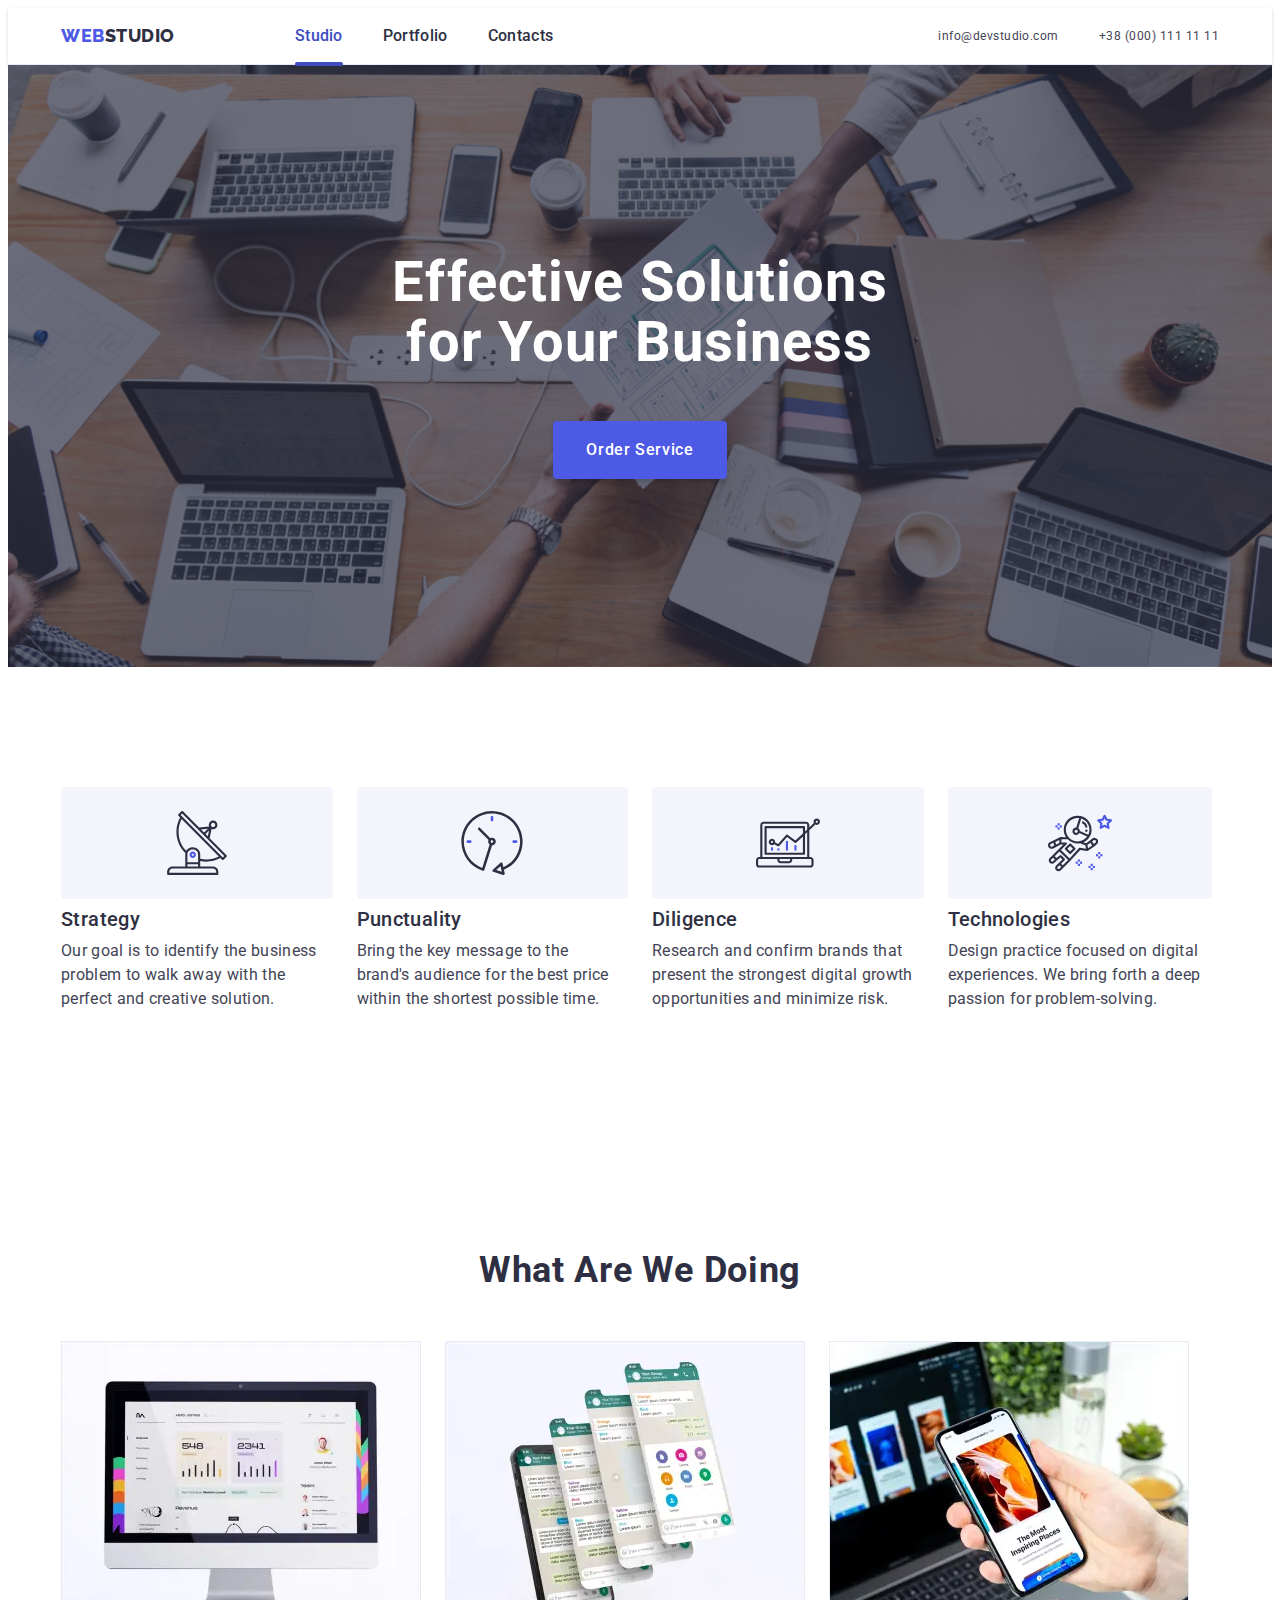
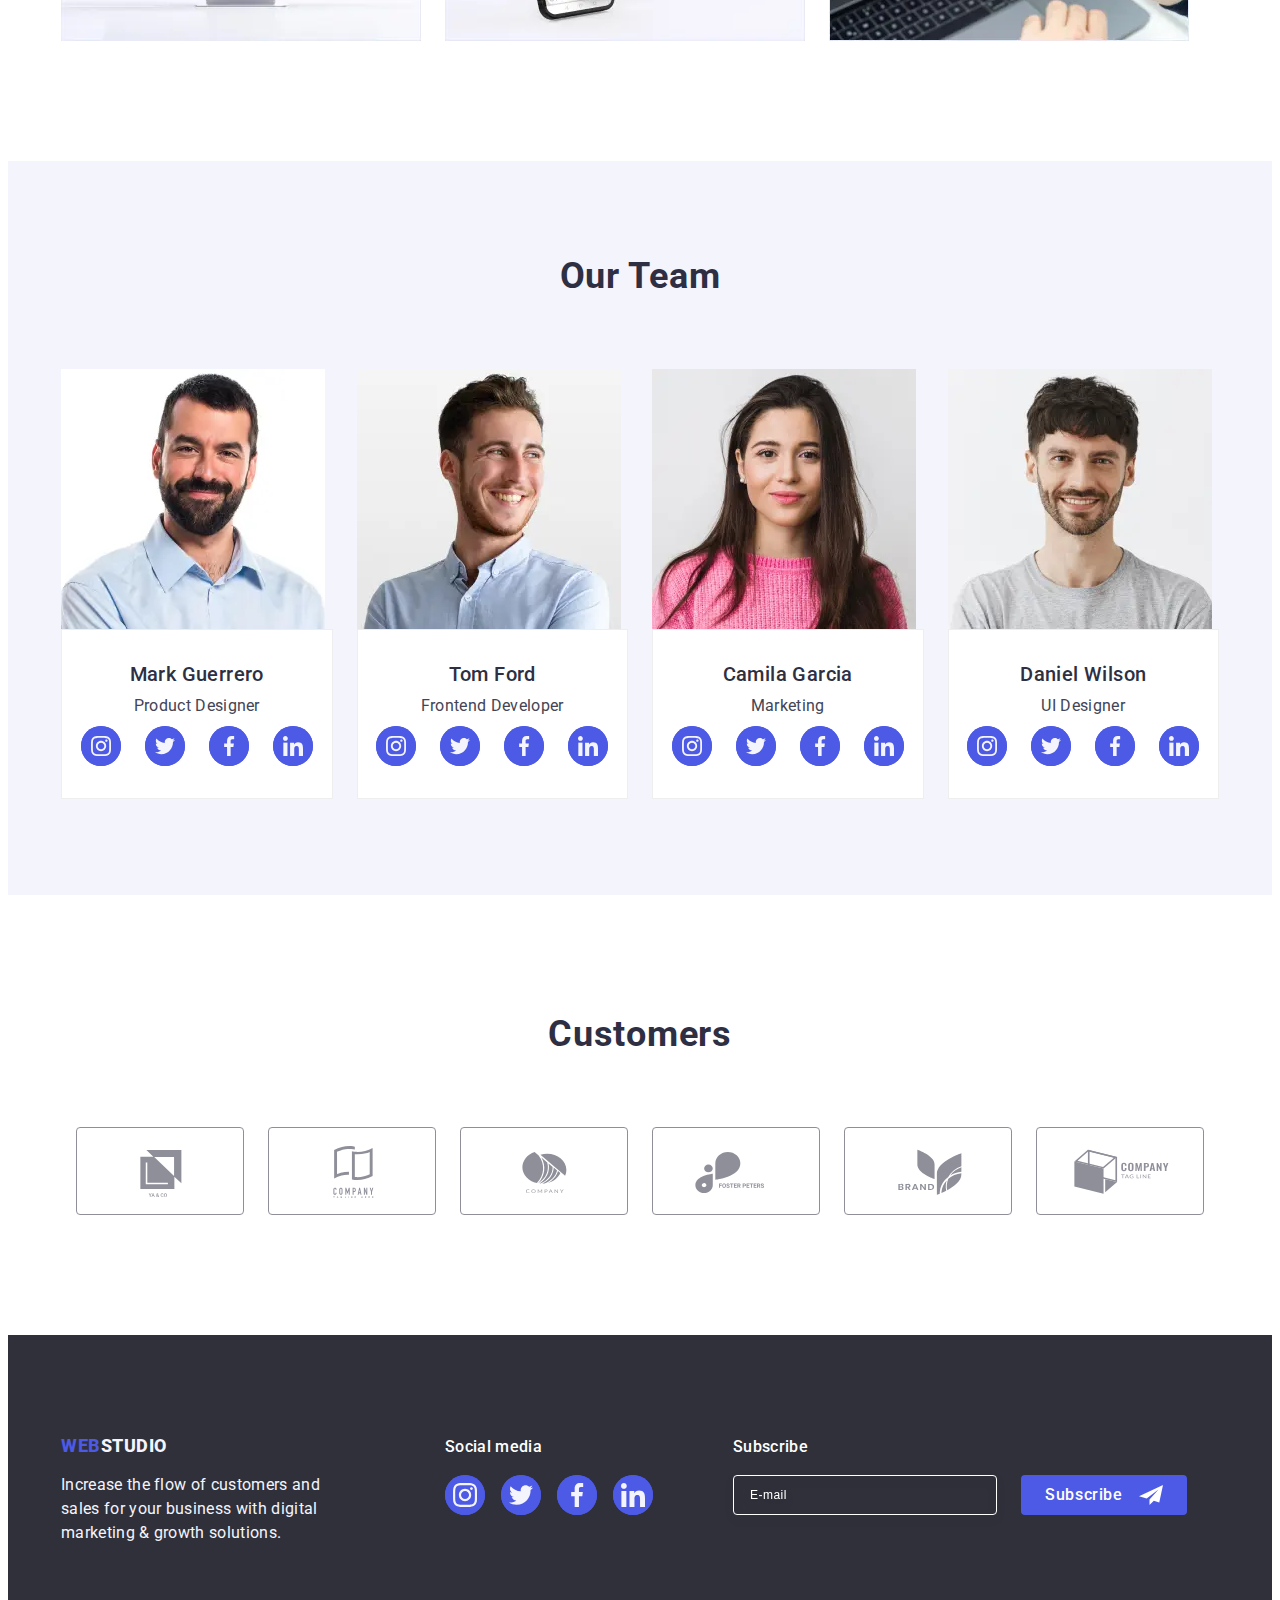
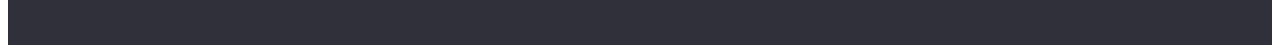
<file: index.html>
<!DOCTYPE html>
<html lang="en">
<head>
    <meta charset="UTF-8">
    <meta http-equiv="X-UA-Compatible" content="IE=edge">
    <meta name="viewport" content="width=device-width, initial-scale=1.0">
    <title>Document</title>
    <link rel="stylesheet"
     href="https://cdnjs.cloudflare.com/ajax/libs/modern-normalize/1.1.0/modern-normalize.min.css"
        integrity="sha512-wpPYUAdjBVSE4KJnH1VR1HeZfpl1ub8YT/NKx4PuQ5NmX2tKuGu6U/JRp5y+Y8XG2tV+wKQpNHVUX03MfMFn9Q=="
        crossorigin="anonymous" referrerpolicy="no-referrer" />
    <link rel="preconnect" href="https://fonts.googleapis.com">
    <link rel="preconnect" href="https://fonts.gstatic.com" crossorigin>
    <link href="https://fonts.googleapis.com/css2?family=Raleway:wght@700&family=Roboto:wght@400;500;700;900&display=swap"
        rel="stylesheet">
    <link rel="stylesheet" href="./css/styles.css">
</head>
<body class="page">
    <header class="header">
        <div class="container header-container">
            <nav class="header-navigation list">
        <a href="./index.html" class="logo logo-header-studio link">WEB<span class="logo-class">STUDIO</span></a>
                <ul class="header-list">
                    <li class="header-item"><a href="./index.html" class="color-contact current-link link">Studio</a></li>
                    <li class="header-item"> <a href="./portfolio.html" class="color-contact link">Portfolio</a></li>
                    <li class="header-item"> <a href="" class="color-contact link">Contacts</a></li>
                </ul>
            </nav>

            <button type="button" class="mobile-menu-open-btn js-open-menu" aria-expanded="false" aria-controls="mobile-menu">
                <svg class="mobile-menu-open-button-icon" width="32" height="22">
                    <use href="./images/icons.svg#icon-burger"></use>
                </svg>
            </button>

            <address class="address-navigation">
                <ul class="auth-nav list">
                    <li class="portfolio-navigation"><a href="mailto:info@devstudio.com"
                            class="contact-class contact-class-mail link">info@devstudio.com</a></li>
                    <li class="portfolio-navigation"><a href="tel:380001111111" class="contact-class contact-class-tel link">+38 (000) 111 11 11</a></li>
                </ul>
            </address>
          
            
        </div>
        <div class="mobile-menu js-menu-container" id="mobile-menu">
            <div class="container mobile-menu-container">
                <button class="mobile-menu-close-btn js-close-menu">
            <svg class="mobile-menu-close-icon" width="8" height="8">
                <use href="./images/icons.svg#icon-Vector-1"></use>
            </svg>
                </button>
                <ul class="mobile-menu-section list">
                    <li class="header-item-mobile"><a href="./index.html"
                            class="mobile-stydio current-mobile-stydio current-link link">Studio</a></li>
                    <li class="header-item-stydio"> <a href="./portfolio.html" class="mobile-stydio link">Portfolio</a>
                    </li>
                    <li class="header-item-stydio"> <a href="" class="mobile-stydio link">Contacts</a></li>
                </ul>
                <ul class="auth-nav-stydio list">
                    <li class="stydio-navigation-tel"><a href="tel:380001111111" class="contact-class-stydio-navigation-tel link">+38 (000) 111 11 11</a></li>
                    <li class="stydio-navigation-mail"><a href="mailto:info@devstudio.com"
                            class="contact-class-stydio-navigation-mail link">info@devstudio.com</a></li>
                    
                </ul>
                <ul class="mobile-stydio-list list">
                    <li class="mobile-stydio-item">
                        <a class="mobile-stydio-link" href="mobile-stydio-link">
                            <svg class="mobile-stydio-icon" width="24" height="24">
                                <use href="./images/icons.svg#icon-instagram-2">
                                </use>
                            </svg>
                        </a>
                    </li>
                    <li class="mobile-stydio-item">
                        <a class="mobile-stydio-link" href="mobile-stydio-link">
                            <svg class="mobile-stydio-icon" width="24" height="24">
                                <use href="./images/icons.svg#icon-twitter1">
                                </use>
                            </svg>
                        </a>
                    </li>
                    <li class="mobile-stydio-item">
                        <a class="mobile-stydio-link" href="mobile-stydio-link">
                            <svg class="mobile-stydio-icon" width="24" height="24">
                                <use href="./images/icons.svg#icon-facebook-1">
                                </use>
                            </svg>
                        </a>
                    </li>
                    <li class="mobile-stydio-item">
                        <a class="mobile-stydio-link" href="mobile-stydio-link">
                            <svg class="mobile-stydio-icon" width="24" height="24">
                                <use href="./images/icons.svg#icon-linkedin-1">
                                </use>
                            </svg>
                        </a>
                    </li>
                </ul>
            </div>
        </div>
    </header>
    

    <main>

        <section class="hero">
            <div class="container hero-container">
            <h1 class="hero-list">Effective Solutions for Your Business</h1>
            <button class="hero-btn" type="button" data-modal-open>Order Service</button>
            </div>
        </section>
        
        <section class="section">
            <div class="container">
                <h2 hidden class="title-features">Features</h2>
            <ul class="section-list">
                <li class="section-title">
                    <div class="our-clients-image">
                            <svg class="icons-works" width="64" height="64">
                                <use href="./images/icons.svg#icon-antenna11"></use>
                            </svg>
                    </div>
                    <h3 class="section-pre-title">Strategy</h3>
                    <p class="section-after-title">
                        Our goal is to identify the business problem to walk away with the perfect and creative solution.
                    </p>
                </li>
                <li class="section-title">
                    <div class="our-clients-image">
                            <svg class="icons-works" width="64" height="64">
                                <use href="./images/icons.svg#icon-clock1"></use>
                            </svg>
                    </div>
                    <h3 class="section-pre-title">Punctuality</h3>
                    <p class="section-after-title">
                        Bring the key message to the brand's audience for the best price within the shortest possible time.
                    </p>
                </li>
                <li class="section-title">
                    <div class="our-clients-image">
                            <svg class="icons-works" width="64" height="64">
                                <use href="./images/icons.svg#icon-diagram1"></use>
                            </svg>
                    </div>
                    <h3 class="section-pre-title">Diligence</h3>
                    <p class="section-after-title">
                        Research and confirm brands that present the strongest digital growth opportunities and minimize risk.
                    </p>
                </li>
                <li class="section-title">
                    <div class="our-clients-image">
                            <svg class="icons-works" width="64" height="64">
                                <use href="./images/icons.svg#icon-astronaut1"></use>
                            </svg>
                    </div>
                    <h3 class="section-pre-title pre-title">Technologies</h3>
                    <p class="section-after-title">
                        Design practice focused on digital experiences. We bring forth a deep passion for problem-solving.
                    </p>
                </li>
            </ul>
            </div>
        </section>
       
        <section class="work-section">
            <div class="container about-container">
            <h2 class="about-title">What Are We Doing</h2>
            <ul class="about-list list">
                <li class="work-list">
                    <picture>
                        <source srcset="./images/img-1.webp 1x, ./images/img-1@2x.webp 2x"
                            media="(min-width: 1158px)" type="image/webp">
                        <source srcset="./images/img-1.jpg 1x, ./images/img-1@2x.jpg 2x"
                            media="(min-width: 1158px)">
                        <img src="./images/img-1.jpg" alt="верстка сайта" width="360" height="300">
                    </picture> 
                </li>

                <li class="work-list">
                    <picture>
                        <source srcset="./images/img-2.webp 1x, ./images/img-2@2x.webp 2x" media="(min-width: 1158px)" type="image/webp">
                        <source srcset="./images/img-2.jpg 1x, ./images/img-2@2x.jpg 2x" media="(min-width: 1158px)">
                        <img src="./images/img-2.jpg" alt="графический дизайн" width="360" height="300">
                    </picture>
                     </li>

                <li class="work-list">
                    <picture>
                        <source srcset="./images/img-3.webp 1x, ./images/img-3@2x.webp 2x" media="(min-width: 1158px)" type="image/webp">
                        <source srcset="./images/img-3.jpg 1x, ./images/img-3@2x.jpg 2x" media="(min-width: 1158px)">
                        <img src="./images/img-3.jpg" alt="мобильные приложения" width="360" height="300">
                    </picture>
                    </li>
            </ul>
            </div>
        </section>
       
        <section class="section command-section">
            <div class="container command-container">
            <h2 class="command-title">Our Team</h2>
            <ul class="command-list list">
                <li class="command-item">
                    <picture>
                        <!-- ----DESKTOP----- -->
                        <source srcset="./images/img-mark-guerrero-desktop.webp 1x, ./images/img-mark-guerrero-desktop@2x.webp 2x"
                        media="(min-width: 1158px)" type="image/webp">
                        <source srcset="./images/img-mark-guerrero-desktop.jpg 1x, ./images/img-mark-guerrero-desktop@2x.jpg 2x"
                         media="(min-width: 1158px)">
                         <!-- ---TABLET---- -->
                        <source srcset="./images/img-mark-guerrero-tablet.webp 1x, ./images/img-mark-guerrero-tablet@2x.webp 2x"
                            media="(min-width: 768px)" type="image/webp">
                        <source srcset="./images/img-mark-guerrero-tablet.jpg 1x, ./images/img-mark-guerrero-tablet@2x.jpg 2x"
                            media="(min-width: 768px)">
                            <!-- -----MOBILE----- -->
                            <source srcset="./images/img-mark-guerrero-mobile.webp 1x, ./images/img-mark-guerrero-mobile@2x.webp 2x"
                                media="(min-width: 428px)" type="image/webp">
                            <source srcset="./images/img-mark-guerrero-mobile.jpg 1x, ./images/img-mark-guerrero-mobile@2x.jpg 2x"
                                media="(min-width: 428px)">
                            <!-- ------MiN_WIDTH:320PX------------ -->
                            <source srcset="./images/img-mark-guerrero-mobile.webp 1x, ./images/img-mark-guerrero-mobile@2x.webp 2x"
                                media="(max-width: 427px)" type="image/webp">
                            <source srcset="./images/img-mark-guerrero-mobile.jpg 1x, ./images/img-mark-guerrero-mobile@2x.jpg 2x"
                                media="(max-width: 427px)">

                    <img src="./images/img-mark-guerrero-mobile.jpg" alt="product designer" width="264" height="260">
                    </picture>
                    <div class="masters-item-bottom">
                    <h3 class="command-pre-title">Mark Guerrero</h3>
                    <p class="command-pre-text">Product Designer</p>
                    <ul class="masters-sotial-list list">
                        <li class="masters-sotial-item"><a class="masters-sotial-link" href="masters-sotial-link">
                               <svg class="masters-sotial-icon" width="16" height="16">
                                <use
                                href="./images/icons.svg#icon-instagram-2">
                            </use>
                               </svg>
                            </a>
                        </li>
                        <li class="masters-sotial-item"><a class="masters-sotial-link" href="masters-sotial-link">
                                <svg class="masters-sotial-icon" width="16" height="16">
                                    <use
                                     href="./images/icons.svg#icon-twitter1">
                                    </use>
                                </svg>
                            </a>
                        </li>
                        <li class="masters-sotial-item">
                            <a class="masters-sotial-link" href="masters-sotial-link">
                                <svg class="masters-sotial-icon" width="16" height="16">
                                    <use 
                                    href="./images/icons.svg#icon-facebook-1">
                                    </use>
                                </svg>
                            </a>
                        </li>
                        <li class="masters-sotial-item">
                            <a class="masters-sotial-link" href="masters-sotial-link">
                                <svg class="masters-sotial-icon" width="16" height="16">
                                    <use 
                                    href="./images/icons.svg#icon-linkedin-1">
                                    </use>
                                </svg>
                            </a>
                        </li>
                    </ul>
                    </div>
                </li>
                <li class="command-item">
                    <picture>
                        <!-- ----DESKTOP----- -->
                        <source srcset="./images/img-tom-ford-desktop.webp 1x, ./images/img-tom-ford-desktop@2x.webp 2x"
                            media="(min-width: 1158px)" type="image/webp">
                        <source srcset="./images/img-tom-ford-desktop.jpg 1x, ./images/img-tom-ford-desktop@2x.jpg 2x"
                            media="(min-width: 1158px)">
                        <!-- ---TABLET---- -->
                        <source srcset="./images/img-tom-ford-tablet.webp 1x, ./images/img-tom-ford-tablet@2x.webp 2x"
                            media="(min-width: 768px)" type="image/webp">
                        <source srcset="./images/img-tom-ford-tablet.jpg 1x, ./images/img-tom-ford-tablet@2x.jpg 2x"
                            media="(min-width: 768px)">
                        <!-- -----MOBILE----- -->
                        <source srcset="./images/img-tom-ford-mobile.webp 1x, ./images/img-tom-ford-mobile@2x.webp 2x"
                            media="(min-width: 428px)" type="image/webp">
                        <source srcset="./images/img-tom-ford-mobile.jpg 1x, ./images/img-tom-ford-mobile@2x.jpg 2x"
                            media="(min-width: 428px)">
                            <!-- ------MiN_WIDTH:320PX------------ -->
                        <source srcset="./images/img-tom-ford-mobile.webp 1x, ./images/img-tom-ford-mobile@2x.webp 2x"
                            media="(max-width: 427px)" type="image/webp">
                        <source srcset="./images/img-tom-ford-mobile.jpg 1x, ./images/img-tom-ford-mobile@2x.jpg 2x"
                         media="(max-width: 427px)">
                    <img src="./images/img-tom-ford-mobile.jpg" alt="frontend developer" width="264" height="260">
                    </picture>
                    <div class="masters-item-bottom">
                    <h3 class="command-pre-title">Tom Ford</h3>
                    <p class="command-pre-text" >Frontend Developer</p>
                    <ul class="masters-sotial-list list">
                        <li class="masters-sotial-item"><a class="masters-sotial-link" href="masters-sotial-link">
                                <svg class="masters-sotial-icon" width="16" height="16">
                                    <use href="./images/icons.svg#icon-instagram-2">
                                    </use>
                                </svg>
                            </a>
                        </li>
                        <li class="masters-sotial-item">
                            <a class="masters-sotial-link" href="masters-sotial-link">
                                <svg class="masters-sotial-icon" width="16" height="16">
                                    <use href="./images/icons.svg#icon-twitter1">
                                    </use>
                                </svg>
                            </a>
                        </li>
                        <li class="masters-sotial-item">
                            <a class="masters-sotial-link" href="masters-sotial-link">
                                <svg class="masters-sotial-icon" width="16" height="16">
                                    <use href="./images/icons.svg#icon-facebook-1">
                                    </use>
                                </svg>
                            </a>
                        </li>
                        <li class="masters-sotial-item">
                            <a class="masters-sotial-link" href="masters-sotial-link">
                                <svg class="masters-sotial-icon" width="16" height="16">
                                    <use href="./images/icons.svg#icon-linkedin-1">
                                    </use>
                                </svg>
                            </a>
                        </li>
                    </ul>
                    </div>
                </li>
                <li class="command-item">
                    <picture>
                        <!-- ----DESKTOP----- -->
                        <source srcset="./images/img-camila-garcia-desktop.webp 1x, ./images/img-camila-garcia-desktop@2x.webp 2x"
                            media="(min-width: 1158px)" type="image/webp">
                        <source srcset="./images/img-camila-garcia-desktop.jpg 1x, ./images/img-camila-garcia-desktop@2x.jpg 2x"
                            media="(min-width: 1158px)">
                        <!-- ---TABLET---- -->
                        <source srcset="./images/img-camila-garcia-tablet.webp 1x, ./images/img-camila-garcia-tablet@2x.webp 2x"
                            media="(min-width: 768px)" type="image/webp">
                        <source srcset="./images/img-camila-garcia-tablet.jpg 1x, ./images/img-camila-garcia-tablet@2x.jpg 2x"
                            media="(min-width: 768px)">
                        <!-- -----MOBILE----- -->
                        <source srcset="./images/img-camila-garcia-mobile.webp 1x, ./images/img-camila-garcia-mobile@2x.webp 2x"
                            media="(min-width: 428px)" type="image/webp">
                        <source srcset="./images/img-camila-garcia-mobile.jpg 1x, ./images/img-camila-garcia-mobile@2x.jpg 2x"
                            media="(min-width: 428px)">
                            <!-- ------MiN_WIDTH:320PX------------ -->
                        <source srcset="./images/img-camila-garcia-mobile.webp 1x, ./images/img-camila-garcia-mobile@2x.webp 2x"
                            media="(max-width: 427px)" type="image/webp">
                        <source srcset="./images/img-camila-garcia-mobile.jpg 1x, ./images/img-camila-garcia-mobile@2x.jpg 2x"
                            media="(max-width: 427px)">
                            
                    <img src="./images/img-camila-garcia-mobile.jpg" alt="marketing" width="264" height="260">
                    </picture>
                    <div class="masters-item-bottom">
                    <h3 class="command-pre-title">Camila Garcia</h3>
                    <p class="command-pre-text">Marketing</p>
                    <ul class="masters-sotial-list list">
                        <li class="masters-sotial-item">
                            <a class="masters-sotial-link" href="masters-sotial-link">
                                <svg class="masters-sotial-icon" width="16" height="16">
                                    <use href="./images/icons.svg#icon-instagram-2">
                                    </use>
                                </svg>
                            </a>
                        </li>
                        <li class="masters-sotial-item">
                            <a class="masters-sotial-link" href="masters-sotial-link">
                                <svg class="masters-sotial-icon" width="16" height="16">
                                    <use href="./images/icons.svg#icon-twitter1">
                                    </use>
                                </svg>
                            </a>
                        </li>
                        <li class="masters-sotial-item">
                            <a class="masters-sotial-link" href="masters-sotial-link">
                                <svg class="masters-sotial-icon" width="16" height="16">
                                    <use href="./images/icons.svg#icon-facebook-1">
                                    </use>
                                </svg>
                            </a>
                        </li>
                        <li class="masters-sotial-item">
                            <a class="masters-sotial-link" href="masters-sotial-link">
                                <svg class="masters-sotial-icon" width="16" height="16">
                                    <use href="./images/icons.svg#icon-linkedin-1">
                                    </use>
                                </svg>
                            </a>
                        </li>
                    </ul>
                    </div>
                </li>
                <li class="command-item">
                    <picture>
                        <!-- ----DESKTOP----- -->
                        <source srcset="./images/img-daniel-wilson-desktop.webp 1x, ./images/img-daniel-wilson-desktop@2x.webp 2x"
                            media="(min-width: 1158px)" type="image/webp">
                        <source srcset="./images/img-daniel-wilson-desktop.jpg 1x, ./images/img-daniel-wilson-desktop@2x.jpg 2x"
                            media="(min-width: 1158px)">
                        <!-- ---TABLET---- -->
                        <source srcset="./images/img-daniel-wilson-tablet.webp 1x, ./images/img-daniel-wilson-tablet@2x.webp 2x"
                            media="(min-width: 768px)" type="image/webp">
                        <source srcset="./images/img-daniel-wilson-tablet.jpg 1x, ./images/img-daniel-wilson-tablet@2x.jpg 2x"
                            media="(min-width: 768px)">
                        <!-- -----MOBILE----- -->
                        <source srcset="./images/img-daniel-wilson-mobile.webp 1x, ./images/img-daniel-wilson-mobile@2x.webp 2x"
                            media="(min-width: 428px)" type="image/webp">
                        <source srcset="./images/img-daniel-wilson-mobile.jpg 1x, ./images/img-daniel-wilson-mobile@2x.jpg 2x"
                            media="(min-width: 428px)">
                                 <!-- ------MiN_WIDTH:320PX------------ -->
                                <source srcset="./images/img-daniel-wilson-mobile.webp 1x, ./images/img-daniel-wilson-mobile@2x.webp 2x"
                                    media="(max-width: 427px)" type="image/webp">
                                <source srcset="./images/img-daniel-wilson-mobile.jpg 1x, ./images/img-daniel-wilson-mobile@2x.jpg 2x"
                                    media="(max-width: 427px)">
                    <img src="./images/img-daniel-wilson-mobile.jpg" alt="ui designer" width="264" height="260">
                    </picture>
                    <div class="masters-item-bottom">
                    <h3 class="command-pre-title">Daniel Wilson</h3>
                    <p class="command-pre-text">UI Designer</p>
                    <ul class="masters-sotial-list list">
                        <li class="masters-sotial-item">
                            <a class="masters-sotial-link" href="masters-sotial-link">
                                <svg class="masters-sotial-icon" width="16" height="16">
                                    <use href="./images/icons.svg#icon-instagram-2">
                                    </use>
                                </svg>
                            </a>
                        </li>
                        <li class="masters-sotial-item">
                            <a class="masters-sotial-link" href="masters-sotial-link">
                                <svg class="masters-sotial-icon" width="16" height="16">
                                    <use href="./images/icons.svg#icon-twitter1">
                                    </use>
                                </svg>
                            </a>
                        </li>
                        <li class="masters-sotial-item">
                            <a class="masters-sotial-link" href="masters-sotial-link">
                                <svg class="masters-sotial-icon" width="16" height="16">
                                    <use href="./images/icons.svg#icon-facebook-1">
                                    </use>
                                </svg>
                            </a>
                        </li>
                        <li class="masters-sotial-item">
                            <a class="masters-sotial-link" href="masters-sotial-link">
                                <svg class="masters-sotial-icon" width="16" height="16">
                                    <use href="./images/icons.svg#icon-linkedin-1">
                                    </use>
                                </svg>
                            </a>
                           
                        </li>
                    </ul>
                    </div>
                </li>
            </ul>
            </div>
        </section>
        
        <section class="section">
          <div class="clients-container container">
            <h2 class="clients-title">Customers</h2>
            <ul class="clients-list list">
             <li class="clients-item">
             <a class="client-sotial-link" href="client-sotial-link">
              <svg class="clients-icon" width="104" height="56">
              <use href="./images/icons.svg#icon-Logo-1"></use>
              </svg>
            </a>
             </li>
              <li class="clients-item">
                <a class="client-sotial-link" href="client-sotial-link">
            <svg class="clients-icon" width="104" height="56">
            <use href="./images/icons.svg#icon-5"></use>
            </svg>
            </a>
            </li>
            <li class="clients-item">
            <a class="client-sotial-link" href="client-sotial-link">
             <svg class="clients-icon" width="104" height="56">
            <use href="./images/icons.svg#icon-Logo-6"></use>
           </svg>
            </a>
            </li>
           <li class="clients-item">
                <a class="client-sotial-link" href="client-sotial-link">
             <svg class="clients-icon" width="104" height="56">
             <use href="./images/icons.svg#icon-Logo-3"></use>
             </svg>
            </a>
            </li>
            <li class="clients-item">
                <a class="client-sotial-link" href="client-sotial-link">
           <svg class="clients-icon" width="104" height="56">
           <use href="./images/icons.svg#icon-Logo-8"></use>
           </svg>
            </a>
            </li>
             <li class="clients-item">
                <a class="client-sotial-link" href="client-sotial-link">
           <svg class="clients-icon" width="104" height="56">
            <use href="./images/icons.svg#icon-Logo-9"></use>
            </svg>
            </a>
                 </li>
                 </ul>
            </div>
        </section>
        
    </main>

    <footer class="footer">
        <div class="footer-page container-social-footer container">
        <div class="styles-footer-main">
        <a href="./index.html" class="logo-footer-studio main-footer link logo">WEB<span class="logo-list">STUDIO</span></a>
            <p class="footer-text">Increase the flow of customers and sales for your business with digital marketing & growth solutions.</p>
        </div>
        <div class="styles-item">
            <p class="footer-list">Social media</p>
            <ul class="footer-sotial-list list">
                <li class="clients-sotial-item">
                    <a class="client-page-link" href="masters-sotial-link">
                        <svg class="clients-sotial-icon" width="24" height="24">
                            <use href="./images/icons.svg#icon-instagram-2">
                            </use>
                        </svg>
                    </a>
                </li>
        
                <li class="clients-sotial-item">
                    <a class="client-page-link" href="masters-sotial-link">
                        <svg class="clients-sotial-icon" width="24" height="24">
                            <use href="./images/icons.svg#icon-twitter1">
                            </use>
                        </svg>
                    </a>
                </li>
        
                <li class="clients-sotial-item">
                    <a class="client-page-link" href="masters-sotial-link">
                        <svg class="clients-sotial-icon" width="24" height="24">
                            <use href="./images/icons.svg#icon-facebook-1">
                            </use>
                        </svg>
                    </a>
                </li>
        
                <li class="clients-sotial-item">
                    <a class="client-page-link" href="masters-sotial-link">
                        <svg class="clients-sotial-icon" width="24" height="24">
                            <use href="./images/icons.svg#icon-linkedin-1">
                            </use>
                        </svg>
                    </a>
                </li>
            </ul>
        </div>
        <div class="styles-item-footer-navigation">
            <p class="footer-elements-sybscribe">Subscribe</p>
            <form class="modal-form-footer">
                <label class="modal-form-footer-field">
                    <input type="email" name="user-meil" class="modal-form-input-footer" placeholder="E-mail">
                </label>
                <button type="submit" class="modal-form-footer-submit">Subscribe 
                    <svg class="modal-form-input-icon" width="24" height="24">
                        <use href="./images/icons.svg#icon-Frame-3"></use>
                    </svg>
                </button>

            </form>
        </div>
        </div>
        </footer>

    <div class="backdrop is-hidden" data-modal>
        <div class="modal">
                <button type="button" class="modal-close-btn" data-modal-close>
                <svg class="modal-close-icon" width="8" height="8">
                    <use href="./images/icons.svg#icon-close-black"></use>
                </svg>
            </button>
            <span class="mini-text-modal">
            <p class="text-modal-open">Leave your contacts and we will call you back</p>
            </span>
            
            <form class="modal-form">

                <div class="text-form-modal">
                    <label  for="user-name" class="modal-form-field">Name
                        
                            </label>
                
                <div class="icon-form-modal">
                    <input id="user-name" name="user-name" type="text" class="modal-form-input" required>
                    <svg class="modal-form-input-icon-form" width="18" height="24">
                        <use href="./images/icons.svg#icon-person-black-18dp-1"></use>
                    </svg>
                </div>
                </div>
                 <div class="text-form-modal">
                    <label for="user-tel" class="modal-form-field">Phone
                    
                    </label>
                    
                  <div class="icon-form-modal">
                    <input id="user-tel"  type="tel" name="user-name" class="modal-form-input" required>
                <svg class="modal-form-input-icon-form" width="18" height="24">
                    <use href="./images/icons.svg#icon-phone-black-18dp-1"></use>
                </svg>
            </div>
            </div>
               <div class="text-form-modal">
                <label for="user-mail" class="modal-form-field">Email
                
                </label>
               
                <div class="icon-form-modal">
                    <input id="user-mail" name="user-name"  type="email" class="modal-form-input">
                    <svg class="modal-form-input-icon-form" width="18" height="24">
                        <use href="./images/icons.svg#icon-email-black-18dp-1"></use>
                    </svg>
                </div>
                </div>
                    <div class="text-form-modal-comment">
                        <label for="user-comment" class="modal-form-field">Comment
                           
                            </label>
                                <textarea 
                                id="user-comment" 
                                name="user-comment"
                                class="modal-form-message"
                                 placeholder="Text input"
                                 ></textarea>
                             </div>  
                <div class="modal-form-check-desk-type">
                            <input  id="user-privacy" class="modal-form-check visually-hidden" type="checkbox" name="user-privacy" value="true">
                            
                        <label class="modal-form-check-top" for="user-privacy">
                           
                            <span class="modal-form-check-desk">
                                <svg class="icon-check-desk" width="10" height="8">
                                    <use class="contact-form-checkmark-icon" href="./images/icons.svg#icon-Vector">
                                    </use>
                                </svg>
                            </span>
                            <span class="main-text-primary">
                            I accept the terms and conditions of the
                            <a class="accent-primary-text" href="#">Privacy Policy</a>
                            </span>
                        </label>
                            
                            
                        </div>
                <button type="submit" class="modal-form-submit">Send</button>
        
            </form>
        </div>
    </div>
    
    <script src="./js/modal.js"></script>
    <script src="./js/mobile-menu.js"></script>
</body>
</html>


<!-- <span class="modal-form-check-desk"> -->
<!-- </span>I accept the terms and conditions of the&nbsp;<span class="accent-primary-text">Privacy
                    Policy</span> -->

<!-- <label  for="user-privacy" class="modal-form-check">I accept the terms and conditions of the&nbsp;<span class="accent-primary-text">Privacy
                Policy</span> 
                        
                        <span class="modal-form-check-desk">
                            <svg class="icon-check-desk" width="10" height="8">
                                <use href="./images/icons.svg#icon-Vector"></use>
                            </svg>
                        </span>
                </label> -->

                <!-- <button type="button" class="menu-button is open" aria-expanded="false" data-menu-button="">
                     <svg width="32" height="22" aria-label="Перемикач мобільного меню">
                        <use class="icon-cross" href="./images/icons.svg#icon-Vector-1"></use>
                        <use class="icon-menu" href="./images/icons.svg#icon-charm-menu-hamburger"></use>
                     </svg>
                        </button> -->

                       
                        <!-- .menu-container {
                        position: fixed;
                        top: 0;
                        left: 0;
                        width: 100vw;
                        height: 100vh;
                        padding: 32px;
                        background-color: #3f51b5;
                        z-index: 999;
                        
                        transform: translateX(100%);
                        transition: transform 250ms ease-in-out;
                        }
                        .menu-container {
                        position: fixed;
                        top: 0;
                        left: 0;
                        width: 100vw;
                        height: 100vh;
                        padding: 32px;
                        background-color: #3f51b5;
                        z-index: 999;
                        
                        transform: translateX(100%);
                        transition: transform 250ms ease-in-out;
                        }
                        
                        .menu-container.is-open {
                        transform: translateX(0);
                        } -->
</file>
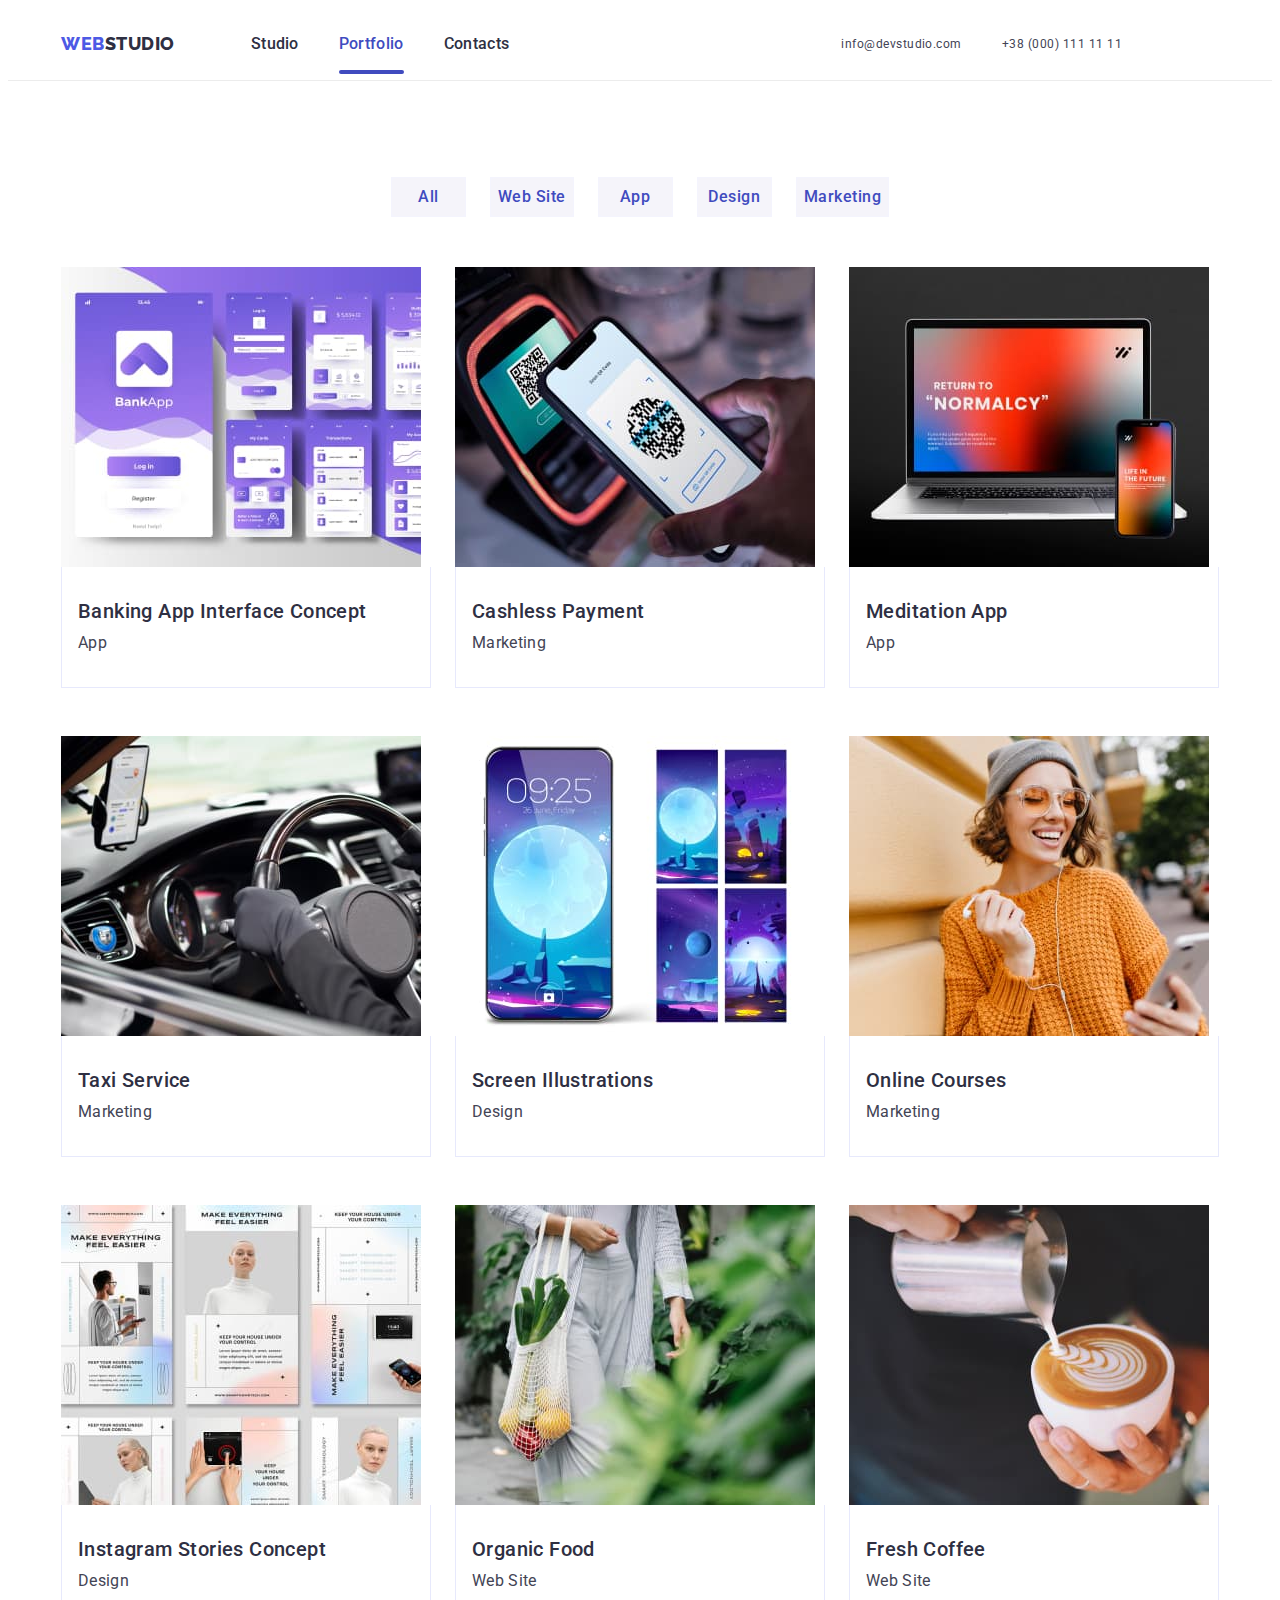
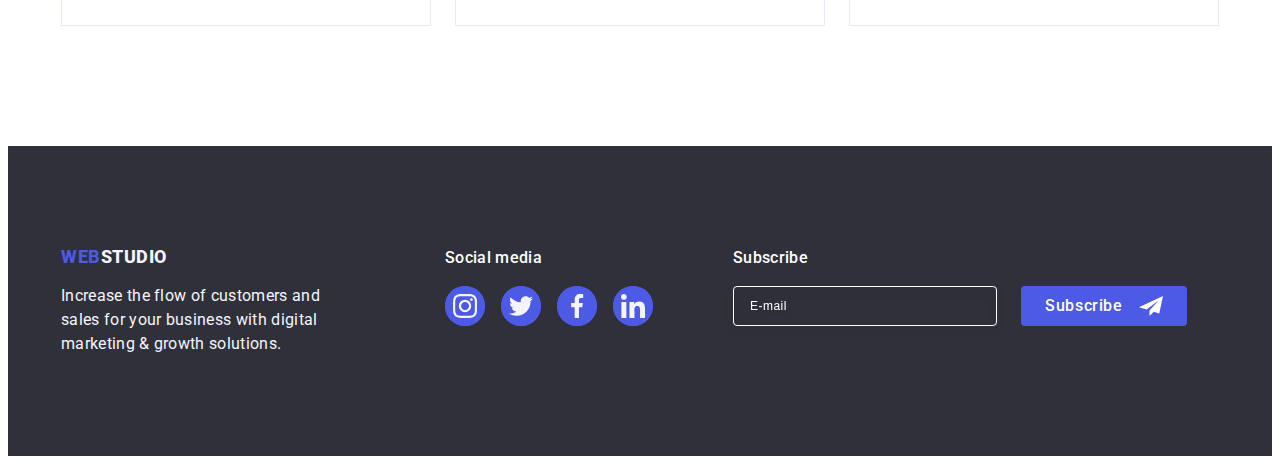
<file: portfolio.html>
<!DOCTYPE html>
<html lang="en">
<head>
    <meta charset="UTF-8">
    <meta http-equiv="X-UA-Compatible" content="IE=edge">
    <meta name="viewport" content="width=device-width, initial-scale=1.0">
    <title>Document</title>
    <link rel="stylesheet" 
    href="https://cdnjs.cloudflare.com/ajax/libs/modern-normalize/1.1.0/modern-normalize.min.css"
        integrity="sha512-wpPYUAdjBVSE4KJnH1VR1HeZfpl1ub8YT/NKx4PuQ5NmX2tKuGu6U/JRp5y+Y8XG2tV+wKQpNHVUX03MfMFn9Q=="
        crossorigin="anonymous" referrerpolicy="no-referrer" />
    <link rel="preconnect" href="https://fonts.googleapis.com">
    <link rel="preconnect" href="https://fonts.gstatic.com" crossorigin>
    <link href="https://fonts.googleapis.com/css2?family=Raleway:wght@700&family=Roboto:wght@400;500;700;900&display=swap"
        rel="stylesheet">
    <link rel="stylesheet" href="./css/styles.css">
</head>
<!-- Шапка сайта -->

<body class="page">
    <header class="portfolio-header">
        <div class="container portfolio-container">
        <nav class="header-portfolio">
           <a href="./index.html" class="logo-header-portfolio logo">WEB<span class="logo-link">STUDIO</span></a>

            <ul class="site-nav link">
                <li class="portfolio-link"><a href="./index.html" class="color-contact link link-mail">Studio</a></li>
                <li class="portfolio-link"> <a href="./portfolio.html" class="color-contact link-mail link current-link">Portfolio</a></li>
                <li class="portfolio-link"> <a href="" class="color-contact link-mail link">Contacts</a></li>
            </ul>
        </nav>
       <address>
        <ul class="list auth-nav">
            <li class="portfolio-navigation"><a href="mailto:info@devstudio.com" class="contact-class link">info@devstudio.com</a></li>
            <li class="portfolio-navigation"><a href="tel:380001111111" class="contact-class link">+38 (000) 111 11 11</a></li>
        </ul>
        </address>
        </div>
    </header>

    <main class="btn-class">
        <section class="section-projects">
        <div class="section-button container">
    <h1 hidden class="portfolio-title">Portfolio</h1>
    <ul class="button-list">
        <li class="btn-item"><button type="button" class="button cursor">All</button></li>
        <li class="btn-item"><button type="button" class="button cursor">Web Site</button></li>
        <li class="btn-item"><button type="button" class="button cursor">App</button></li>
        <li class="btn-item"><button type="button" class="button cursor">Design</button></li>
        <li class="btn-item"><button type="button" class="button cursor">Marketing</button></li>
    </ul>
        <!-- <div class="container"> -->
        <ul class="portfolio-list">
            <li class="portfolio-item"><a href="" class="portfolio-link-sens link">
                <div class="product-actions">
                    <img src="./images/img-banking-app.jpg" alt="App" width="360" height="300">
                <p class="product-actions-item">14 Stylish and User-Friendly App Design Concepts · Task Manager App · Calorie Tracker App · Exotic Fruit Ecommerce
                    App ·
                    Cloud Storage App</p>
                </div>
                <div class="masters-item-btn">
            <h2 class="portfolio-title">Banking App Interface Concept</h2>
            <p class="title-text">App</p>
            </div>
            </a>
            </li>

            <li class="portfolio-item"><a href="" class="portfolio-link-sens link">
                <div class="product-actions">
                    <img src="./images/img-cashless-payment.jpg" alt="Marketing" width="360" height="300">
                    <p class="product-actions-item">14 Stylish and User-Friendly App Design Concepts · Task Manager App · Calorie Tracker App · Exotic Fruit Ecommerce
                        App ·
                        Cloud Storage App</p>

                </div>
                <div class="masters-item-btn">
            <h2 class="portfolio-title">Cashless Payment</h2>
            <p class="title-text">Marketing</p>
            </div>
            </a>
            </li>

            <li class="portfolio-item"><a href="" class="portfolio-link-sens link">
                <div class="product-actions">
                    <img src="./images/img-meditation-app.jpg" alt="App" width="360" height="300">
                    <p class="product-actions-item">14 Stylish and User-Friendly App Design Concepts · Task Manager App · Calorie Tracker App · Exotic Fruit Ecommerce
                        App ·
                        Cloud Storage App</p>

                </div>
                <div class="masters-item-btn">
            <h2 class="portfolio-title">Meditation App</h2>
            <p class="title-text">App</p>
            </div>
            </a>
            </li>

            <li class="portfolio-item"><a href="" class="portfolio-link-sens link">
                <div class="product-actions">
                    <img src="./images/img-taxi-servise.jpg" alt=" Marketing" width="360" height="300">
                    <p class="product-actions-item">14 Stylish and User-Friendly App Design Concepts · Task Manager App · Calorie Tracker App · Exotic Fruit Ecommerce
                        App ·
                        Cloud Storage App</p>
                </div>
                <div class="masters-item-btn">
            <h2 class="portfolio-title">Taxi Service</h2>
            <p class="title-text">Marketing</p>
            </div>
            </a>
            </li>

            <li class="portfolio-item"><a href="" class="portfolio-link-sens link">
                <div class="product-actions">
                    <img src="./images/img-screen-illustrations.jpg" alt="Design" width="360" height="300">
                    <p class="product-actions-item">14 Stylish and User-Friendly App Design Concepts · Task Manager App · Calorie Tracker App · Exotic Fruit Ecommerce
                        App ·
                        Cloud Storage App</p>
                </div>
                <div class="masters-item-btn">
            <h2 class="portfolio-title">Screen Illustrations</h2>
            <p class="title-text">Design</p>
            </div>
            </a>
            </li>

            <li class="portfolio-item"><a href="" class="portfolio-link-sens link">
                <div class="product-actions">
                    <img src="./images/img-online-courses.jpg" alt="Marketing" width="360" height="300">
                    <p class="product-actions-item">14 Stylish and User-Friendly App Design Concepts · Task Manager App · Calorie Tracker App · Exotic Fruit Ecommerce
                    App ·
                    Cloud Storage App</p>
                </div>
                <div class="masters-item-btn">
            <h2 class="portfolio-title">Online Courses</h2>
            <p class="title-text">Marketing</p>
            </div>
            </a>
            </li>

            <li class="portfolio-item"><a href="" class="portfolio-link-sens link">
                <div class="product-actions"> 
                    <img src="./images/img-instagram-stories.jpg" alt="Design" width="360" height="300">
                    <p class="product-actions-item">14 Stylish and User-Friendly App Design Concepts · Task Manager App · Calorie Tracker App · Exotic Fruit Ecommerce
                        App ·
                        Cloud Storage App</p>
                </div>
                <div class="masters-item-btn">
            <h2 class="portfolio-title">Instagram Stories Concept</h2>
            <p class="title-text">Design</p>
            </div>
            </a>
            </li>

            <li class="portfolio-item"><a href="" class="portfolio-link-sens link">
                <div class="product-actions">
                    <img src="./images/img-organic-food.jpg" alt="Web Site" width="360" height="300">
                    <p class="product-actions-item">14 Stylish and User-Friendly App Design Concepts · Task Manager App · Calorie Tracker App · Exotic Fruit Ecommerce
                        App ·
                        Cloud Storage App</p>
                </div>
                <div class="masters-item-btn">
            <h2 class="portfolio-title">Organic Food</h2>
            <p class="title-text">Web Site</p>
            </div>
            </a>
            </li>

            <li class="portfolio-item"><a href="" class="portfolio-link-sens link">
                <div class="product-actions"> 
                    <img src="./images/img-fresh-cofee.jpg" alt="Web Site" width="360" height="300">
                    <p class="product-actions-item">14 Stylish and User-Friendly App Design Concepts · Task Manager App · Calorie Tracker App · Exotic Fruit Ecommerce
                    App ·
                    Cloud Storage App</p>
                </div>
                <div class="masters-item-btn">
            <h2 class="portfolio-title">Fresh Coffee</h2>
            <p class="title-text">Web Site</p>
            </div>
            </a>
            </li>
        </ul>
        </div>
        </section>
    </main>

    <footer class="footer">
    <div class="footer-page container">
        <div class="styles">
            <!-- <a class="logo-list link" href="./index.html" class="logo-footer-studio logo">WEB<span
                    class="logo-class">STUDIO</span></a> -->
                    <a href="./index.html" class="logo-footer-studio link logo">WEB<span class="logo-list">STUDIO</span></a>
            <p class="footer-text">Increase the flow of customers and sales for your business with digital marketing &
                growth solutions.</p>
        </div>
        <div class="styles-item">
            <p class="footer-list">Social media</p>
            <ul class="footer-sotial-list list">
                <li class="clients-sotial-item">
                    <a class="client-page-link" href="masters-sotial-link">
                        <svg class="clients-sotial-icon" width="24" height="24">
                            <use href="./images/icons.svg#icon-instagram-2">
                            </use>
                        </svg>
                    </a>
                </li>
    
                <li class="clients-sotial-item">
                    <a class="client-page-link" href="masters-sotial-link">
                        <svg class="clients-sotial-icon" width="24" height="24">
                            <use href="./images/icons.svg#icon-twitter1">
                            </use>
                        </svg>
                    </a>
                </li>
    
                <li class="clients-sotial-item">
                    <a class="client-page-link" href="masters-sotial-link">
                        <svg class="clients-sotial-icon" width="24" height="24">
                            <use href="./images/icons.svg#icon-facebook-1">
                            </use>
                        </svg>
                    </a>
                </li>
    
                <li class="clients-sotial-item">
                    <a class="client-page-link" href="masters-sotial-link">
                        <svg class="clients-sotial-icon" width="24" height="24">
                            <use href="./images/icons.svg#icon-linkedin-1">
                            </use>
                        </svg>
                    </a>
                </li>
            </ul>
        </div>
        <div class="styles-item-footer-navigation">
            <p class="footer-elements-sybscribe">Subscribe</p>
            <form class="modal-form-footer">
                <label class="modal-form-footer-field">
                    <input type="email" name="user-meil" class="modal-form-input-footer" placeholder="E-mail">
                </label>
                <button type="submit" class="modal-form-footer-submit">Subscribe
                    <svg class="modal-form-input-icon" width="24" height="24">
                    <use href="./images/icons.svg#icon-Frame-3">
                        </use>
                    </svg>
                </button>
        
            </form>
        </div>
    </div>
    </footer>
    
    </body>
    
    </html>
</file>
<file: css/styles.css>
p,
h1,
h2,
h3,
h4,
h5,
h6 {
  margin: 0;
}

ul,ol {
  margin: 0;
  padding: 0;
  list-style: none;
}

img {
  display: block;
  max-width: 100%;
  height: auto;
}

.container {
  width: 1158px;
  padding-left: 16px;
  padding-right: 16px;
  margin: 0 auto;
}

@media screen and (min-width: 1158px) {
.container {
  padding-left: 15px;
  padding-right: 15px;
}
}

button {
  cursor: pointer;
  font-family: inherit;
}

/* Студия */

:root {
  --main-title-color: #ffffff;
  --second-title-color: #212121;
  --main-header-color: #757575;
  --second-text-color: #ffffff;
  --third-text-color: rgba(255, 255, 255, 0.6);
  --four-text-color: #757575;
  --accent-first-color: #2196f3;
  --accent-second-color: #000000;
  --accent-third-color: #ffffff;
  --main-btn-color: #ffffff;
  --header-text-color: #212121;
  --modal-color-first:#404bbf;
  --modal-color-second:#ffffff;
  --modal-color-thirst:#404bbf;
  --color-icon: #F4F4FD;
  --accent-navigation-color: #4D5AE5;
}

body {
  font-family: 'Roboto', sans-serif;
}
.a {
  text-decoration: none;
}

.list {
  padding: 0;
  margin: 0;
  list-style: none;
}

.link {
  text-decoration: none;
}
img {
  display: block;
  max-width: 100%;
}

.section {
  padding-top: 96px;
  padding-bottom: 96px;
}

.header-container {
  display: flex;
  justify-content: center;
  align-items: center;
}

.container {
  width: 100%;
  padding: 0 16px;
}

@media screen and (min-width:428px) {
  .container {
  width: 428px;
  margin-left: auto;
  margin-right: auto;
  }
}

@media screen and (min-width:768px) {
  .container {
    width: 768px;
  }
}

@media screen and (min-width:1158px) {
  .container {
    width: 1158px;
    padding-left: 15px;
    padding-right: 15px;
  }
}

/* --------------HEADER---------------- */


     @media screen and (max-width: 767px){
      .header{
        padding-top: 24px;
        padding-bottom: 22px;
      }
     }

    /* 0-767px */
    @media screen and (max-width: 767px) {
    .header-list {
      display: none;
      }

    .address-navigation {
      display: none;
      }

    .mobile-menu-open-btn {
      border: none;
      background-color: transparent;
      padding: 0;
      align-items: center;
      line-height: 0;
       }

    .mobile-menu {
      position: fixed;
      top: 0;
      left: 0;
      width: 100%;
      height: 100%;
      background-color: #FFFFFF;
      box-shadow: 0px 2px 1px rgba(46, 47, 66, 0.08),
          0px 1px 1px rgba(46, 47, 66, 0.16),
          0px 1px 6px rgba(46, 47, 66, 0.08);
        opacity: 0;
      opacity: 0;
      visibility: hidden;
      pointer-events: none;
      transition: opacity 250ms cubic-bezier(0.4, 0, 0.2, 1),
      visibility 250ms cubic-bezier(0.4, 0, 0.2, 1);
      }
       
    .mobile-menu.is-open {
       opacity: 1;
      visibility: visible;
      pointer-events: auto;
     }
                        
    .mobile-menu-close-btn {
      position: absolute;
        top: 24px;
        right: 24px;
        display: flex;
        align-items: center;
        justify-content: center;
        background-color: #E7E9FC;
        border: 1px solid rgba(0, 0, 0, 0.1);
        width: 24px;
        height: 24px;
        padding: 0;
        border-radius: 50%;
        transition: background-color 250ms cubic-bezier(0.4, 0, 0.2, 1), border 250ms cubic-bezier(0.4, 0, 0.2, 1);
        border: 1px solid rgba(0, 0, 0, 0.1);
     }
             
     /* .mobile-menu-close-btn:hover .mobile-menu-close-icon,
     .mobile-menu-close-btn:focus .mobile-menu-close-icon {
          background-color: #404bbf;
            fill: #ffffff;
            transition: background-color 250ms cubic-bezier(0.4, 0, 0.2, 1), border 250ms cubic-bezier(0.4, 0, 0.2, 1), fill 250ms cubic-bezier(0.4, 0, 0.2, 1);
            border: none;
         } */
      
     .mobile-menu-close-icon {
          transition: fill 250ms cubic-bezier(0.4, 0, 0.2, 1);;
         }

    .mobile-menu-container {
       position: relative;
      padding: 80px 35px 40px 40px;
     }
      
     .mobile-menu-section {
      display: flex;
      flex-direction: column;
      align-items: flex-start;
      padding: 0;
      gap: 40px;
      margin-bottom: 284px;
     }

     .mobile-stydio {
      font-weight: 700;
        font-size: 36px;
        line-height: 1.11;
        letter-spacing: 0.02em;
        text-transform: capitalize;
        color: #2E2F42;
     }

     .contact-class-stydio-navigation-mail {
      display: block;
      font-family: 'Roboto',sans-serif;
        font-style: normal;
        font-weight: 500;
        font-size: 20px;
        line-height: 1.2;
        letter-spacing: 0.02em;
        color: #434455;
        /* padding-bottom: 48px; */
     }
    
         
 @media screen and (max-width: 427px) {
  .mobile-stydio-list {
    display: flex;
    justify-content: center;
    gap: 20px;
  }
 }
    @media screen and (min-width: 428px) {
    .mobile-stydio-list {
        display: flex;
        justify-content: center;
        gap: 56px;
      }
    }
    

      .mobile-stydio-item {
      align-items: center;
      justify-content: center;
      background: #4D5AE5;
      border-radius: 50%;
      fill: #F4F4FD;
      fill: currentColor;
      width: 40px;
      height: 40px;
    }

  .mobile-stydio-link {
    display: flex;
    justify-content: center;
    align-items: center;
    width: 40px;
    height: 40px;
    border-radius: 50%;
    fill: var(--accent-navigation-color);
    transition: fill 250ms cubic-bezier(0.4, 0, 0.2, 1);
   }
    
  .mobile-stydio-icon {
    width: 40px;
    height: 40px;
    fill: #F4F4FD;
   }
     }
     
.header-container {
  display: flex;
  justify-content: space-between;
}

.header {
  padding-top: 24px;
  padding-bottom: 24px;
}

.list-stydio {
  padding: 0;
  margin: 0;
}

/* .header-item-stydio {
  margin-bottom: 40px;
} */

.mobile-stydio {
  font-weight: 700;
    font-size: 36px;
    line-height: 1.11;
    letter-spacing: 0.02em;
    text-transform: capitalize;
    color: #2e2f42;
    transition: color 250ms cubic-bezier(0.4, 0, 0.2, 1);
}

.current-mobile-stydio {
  color: var(--modal-color-first);
}



.auth-nav-stydio {
  padding: 0;
  margin: 0;
}

.stydio-navigation-tel {
  margin-bottom: 40px;
}

.stydio-navigation-mail {
  margin-bottom: 48px;
}

@media screen and (max-width: 427px) {
.contact-class-stydio-navigation-tel {
    display: block;
    font-family: 'Roboto', sans-serif;
    font-style: normal;
    font-weight: 400;
    font-size: 25px;
    line-height: 1.11;
    letter-spacing: 0.02em;
    text-transform: capitalize;
    color: var(--modal-color-first);
  }
}

@media screen and (min-width: 428px) {
  .contact-class-stydio-navigation-tel {
    display: block;
    font-family: 'Roboto', sans-serif;
    font-style: normal;
    font-weight: 700;
    font-size: 36px;
    line-height: 1.11;
    letter-spacing: 0.02em;
    text-transform: capitalize;
    color: var(--modal-color-first);
  }
}



.contact-class-stydio-navigation-mail {
  font-weight: 500;
    font-size: 20px;
    line-height: 1.2;
    letter-spacing: 0.02em;
    color: #434455;
    transition: color 250ms cubic-bezier(0.4, 0, 0.2, 1);
}
 
@media screen and (max-width: 427px) {
  .mobile-stydio-list {
      display: flex;
      justify-content: center;
      gap: 25px;
    }

    .mobile-menu-section {
      margin-bottom: 254px;
    }
}

@media screen and (min-width: 428px) {
.mobile-stydio-list {
    display: flex;
    justify-content: center;
    gap: 56px;
  }
}
 

.stydio-stydio-item {
  align-items: center;
  justify-content: space-between;
  /* background-color: #4D5AE5; */
  border-radius: 50%;
  fill: var(--accent-navigation-color);
  fill: currentColor;
  width: 40px;
  height: 40px;
}

.mobile-stydio-link {
  display: flex;
  align-items: center;
  justify-content: center;
  width: 100%;
  height: 100%;
  border-radius: 50%;
  /* background-color: ; */
  transition: background-color 250ms cubic-bezier(0.4, 0, 0.2, 1);
}

.mobile-stydio-icon {
  width: 24px;
  height: 24px;
  fill: #F4F4FD;
}

.logo-header-studio {
  color: #4D5AE5;
  font-family: Raleway, sans-serif;
  font-weight: 800;
  font-size: 18px;
  line-height: 1.17;
  letter-spacing: 0.03em;
}

.header-navigation .logo-class {
  color: #2E2F42;
  font-family: Raleway, sans-serif;
  letter-spacing: 0.03em;
  font-weight: 800;
  font-size: 18px;
  line-height: 1.17;
}

@media screen and (min-width: 768px) {
  .header {
    padding-top: 16px;
    padding-bottom: 16px;
  background: #FFFFFF;
  border-bottom: 1px solid #E7E9FC;
  box-shadow: 0px 2px 1px rgba(46, 47, 66, 0.08), 0px 1px 1px rgba(46, 47, 66, 0.16), 0px 1px 6px rgba(46, 47, 66, 0.08);
  }
  
}

@media screen and (min-width: 768px) {
  .mobile-menu {
  display: none;
  }
  .mobile-menu-open-btn {
    display: none;
  }
 }

 @media screen and (min-width: 768px) {
.header-navigation {
    display: flex;
    align-items: center;
    column-gap: 120px;
  }
 }
  
 @media screen and (min-width: 768px) and (max-width:1157px) {
  .contact-class-mail {
    margin-bottom: 12px;
  }
 }

 @media screen and (min-width: 768px) {
  .current-link {
      position: relative;
      color: #404BBF;
      padding-bottom: 24px;
    }
 }

 @media screen and (min-width: 768px) {
.header-list {
    display: flex;
    gap: 40px;
  }
 }
    @media screen and (min-width: 768px) {
  .color-contact {
      font-weight: 500;
      font-size: 16px;
      line-height: 1.5;
      letter-spacing: 0.02em;
      color: #2E2F42;
    }
    }
    
        @media screen and (max-width: 768px) {
          .address-navigation {
        font-style: normal;
        margin-left: auto;
          }
        }

        
    @media screen and (min-width: 768px) {
  .portfolio-navigation {
      display: flex;
      flex-direction: column;
      flex-wrap: wrap;
      row-gap: 12px;

    }
    }
    
    @media screen and (min-width: 768px) {
     .contact-class {
      display: block;
      font-weight: 400;
      font-size: 12px;
      line-height: 1.17;
      letter-spacing: 0.04em;
      color: #434455;
      transition: color 250ms cubic-bezier(0.4, 0, 0.2, 1);

     }
    }

    @media screen and (min-width: 1158px) {
    .auth-nav {
      display: flex;
      justify-content: center;
     align-items: center;
      gap: 40px;
    }
    }
    
        @media screen and (min-width: 1158px) {
        .current-link {
            position: relative;
            color: #404BBF;
            padding-bottom: 20px;
          }
        }





/* .header {
  box-shadow: 0px 2px 1px rgba(46, 47, 66, 0.08), 0px 1px 1px rgba(46, 47, 66, 0.16), 0px 1px 6px rgba(46, 47, 66, 0.08);
  background: #ffffff;
  padding-top: 24px;
  padding-bottom: 24px;
}

.header-container {
  padding-left: 15px;
  padding-right: 15px;
  display: flex;
  align-items: center;
  text-align: center;
}

.header-navigation {
  display: flex;
  align-items: center;
}

.color-contact {
  color: #2E2F42;
  transition: color 250ms cubic-bezier(0.4, 0, 0.2, 1);
}

.color-contact-second {
  color:#434455;
  transition: color 250ms cubic-bezier(0.4, 0, 0.2, 1);
}

.color-contact-second:hover,
.color-contact-second:focus {
  color: #404BBF;
  transition:color 250ms cubic-bezier(0.4, 0, 0.2, 1);
}

.header-list {
  display: flex;
  gap: 40px;
  margin-left: 76px;
  margin-right: 332px;
}

.header-item {
  font-weight: 500;
    font-size: 16px;
    line-height: 1.5;
    letter-spacing: 0.02em;
    color: #2E2F42;
}


.header-connect {
  display: flex;
  gap: 40px;
}

.logo-header-studio {
  color: #4D5AE5;
  font-family: Raleway, sans-serif;
  font-weight: 800;
  font-size: 18px;
  line-height: 1.17;
  letter-spacing: 0.03em;
}

.logo {
  font-weight: 800;
    font-size: 18px;
    line-height: 1.16;
    letter-spacing: 0.03em;
    color: #4D5AE5;
}

.logo-link {
  font-weight: 800;
    font-size: 18px;
    line-height: 1.16;
    letter-spacing: 0.03em;
    color: #2E2F42;
}

.header-navigation .logo-class {
  color: #2E2F42;
  font-family: Raleway, sans-serif;
  letter-spacing: 0.03em;
  font-weight: 800;
  font-size: 18px;
  line-height: 1.17;
}
 */

/* ------------------Hero----------------------------  */

 .hero {
   background: #2f303a;
   background-image: linear-gradient(rgba(46, 47, 66, 0.7), rgba(46, 47, 66, 0.7)),
     url(../images/hero-img.jpg);
   background-repeat: no-repeat;
   background-position: center;
   background-size: cover;
   padding-top: 112px;
   padding-bottom: 112px;
   max-width: 1440px;
   margin-left: auto;
   margin-right: auto;
 }
 
 @media screen and (min-device-pixel-ratio: 2) and (max-width: 767px),
 screen and (min-resolution: 192dpi) and (max-width: 767px),
 screen and (min-resolution: 2dppx) and (max-width: 767px) {
  .hero {
      background-image: linear-gradient(rgba(46, 47, 66, 0.7), rgba(46, 47, 66, 0.7)),
        url('../images/hero-mobile@2x.jpg');
    }
 }

 @media screen and (min-width: 428px) {
  .hero-container {
    width: 428px;
    margin: 0 auto;
  }
 }

 @media screen and (max-width: 767px) {
  .hero-list {
    margin-left: auto;
    margin-right: auto;
    margin-bottom: 72px;
    max-width: 320px;
    font-family: 'Roboto';
    font-weight: 700;
    font-size: 36px;
    line-height: 1.11;
    text-align: center;
    letter-spacing: 0.02em;
    text-transform: capitalize;
    color:#FFFFFF;
  }
 }
 
 .hero-btn {
   font-family: "Roboto", sans-serif;
   font-weight: 500;
   font-size: 16px;
   line-height: 1.5;
   letter-spacing: 0.04em;
   color: #FFFFFF;
   background-color: #4D5AE5;
   border-radius: 4px;
   border: none;
   display: block;
   padding: 16px 32px;
   border: 1px solid transparent;
   box-shadow: 0px 4px 4px rgba(0, 0, 0, 0.15);
   min-width: 169px;
   text-align: center;
   margin: 0 auto;
   transition: background-color 250ms cubic-bezier(0.4, 0, 0.2, 1);
 }
 
 .header-list .current {
   color: #404BBF;
 }

 .hero-btn:hover,
 .hero-btn:focus {
   background-color: #404bbf;
   fill: #ffffff;
   border: none;
 }

 .button:hover,
 .button:focus {
   background-color: #404bbf;
   border: none;
   fill: #ffffff
 }

 

 @media screen and (min-width: 768px) {
  .hero-container {
    width: 768px;
  }
 }

 @media screen and (min-width: 768px) {
   .hero {
     background-image: linear-gradient(rgba(46, 47, 66, 0.7), rgba(46, 47, 66, 0.7)),
       url('../images/hero-tablet@1x.jpg');
   }
 }

 @media screen and (min-device-pixel-ratio: 2) and (min-width: 768px),
 screen and (min-resolution: 192dpi) and (min-width: 768px),
 screen and (min-resolution: 2dppx) and (min-width: 768px) {
   .hero {
     background-image: linear-gradient(rgba(46, 47, 66, 0.7), rgba(46, 47, 66, 0.7)),
       url('../images/hero-tablet@2x.jpg');
   }
 }

 @media screen and (min-width: 768px) {
  .hero-list {
    margin-left: auto;
    margin-right: auto;
    margin-bottom: 36px;
    font-family: 'Roboto';
    font-weight: 700;
    font-size: 56px;
    line-height: 1.07;
    text-align: center;
    letter-spacing: 0.02em;
    color: #FFFFFF;
    max-width: 496px;
  }
 }

 @media screen and (min-width: 1158px) {
   .hero-container {
     width: 1158px;
   }
 }
 
 @media screen and (min-width: 1158px) {
   .hero {
     background-image: linear-gradient(rgba(46, 47, 66, 0.7), rgba(46, 47, 66, 0.7)),
       url('../images/hero-desktop@1x.jpg');
      padding-top: 188px;
      padding-bottom: 188px;
   }
 }

 @media screen and (min-device-pixel-ratio: 2) and (min-width: 1158px),
 screen and (min-resolution: 192dpi) and (min-width: 1158px),
 screen and (min-resolution: 2dppx) and (min-width: 1158px) {
   .hero {
     background-image: linear-gradient(rgba(46, 47, 66, 0.7), rgba(46, 47, 66, 0.7)),
       url('../images/hero-tablet@2x.jpg');
   }
 }

 @media screen and (min-width: 1158px) {
   .hero-list {
    margin-bottom: 48px;
   }
  }

/* .hero {
  background: #2f303a;
  background-image: linear-gradient(rgba(46, 47, 66, 0.7), rgba(46, 47, 66, 0.7)),
    url(../images/hero-img.jpg);
  background-repeat: no-repeat;
  background-position: center;
  background-size: cover;
  padding-top: 188px;
  padding-bottom: 188px;
  max-width: 1440px;
  margin-left: auto;
  margin-right: auto;
}

.hero-container {
  display: block;
  text-align: center;
}

.hero-list {
  font-weight: 700;
  font-size: 56px;
  line-height: 1.07;
  letter-spacing: 0.02em;
  color:#FFFFFF;
  width: 496px;
  margin: 0 auto;
  text-align: center;
}

.hero-btn {
  font-family: "Roboto", sans-serif;
  font-weight: 500;
  font-size: 16px;
  line-height: 1.5;
  letter-spacing: 0.04em;
  color: #FFFFFF;
  background-color: #4D5AE5;
  border-radius: 4px;
  border: none;
  display: inline-block;
  padding: 16px 32px;
  border: 1px solid transparent;
  min-width: 134px;
  text-align: center;
  margin-top: 48px;
  transition: background-color 250ms cubic-bezier(0.4, 0, 0.2, 1);
}

.button {
  border-style: none;
  border-radius: 4px;
  display: inline-block;
  padding: 6px 22px;
  border: 1px solid transparent;
  min-width: 134px;
  text-align: center;
  transition: background-color 250ms cubic-bezier(0.4, 0, 0.2, 1), border 250ms cubic-bezier(0.4, 0, 0.2, 1);
}

.header-list .current {
  color: #404BBF;
}

.hero-btn:hover,
.hero-btn:focus {
 background-color: #404bbf;
 fill: #ffffff;
 border: none;
}

.button:hover,
.button:focus {
  background-color: #404bbf;
  border: none;
  fill: #ffffff
} */

/* ________________МОДАЛЬНОЕ ОКНО____________________ */

.backdrop {
  position: fixed;
  top: 0;
  left: 0;
  width: 100%;
  height: 100%;
  background-color: rgba(46, 47, 66, 0.4);
  opacity: 1;
  visibility: visible;
  pointer-events: auto;
  transition: opacity 250ms cubic-bezier(0.4, 0, 0.2, 1),
  visibility 250ms cubic-bezier(0.4, 0, 0.2, 1);
}

    @media screen and (min-width:320px) and (max-width:427px) {
   .modal {
    position: absolute;
    top: 50%;
    left: 50%;
    transform: translate(-50%, -50%);
    min-height: 584px;
    width: 320px;
    background: #FCFCFC;
    box-shadow: 0px 1px 1px rgba(0, 0, 0, 0.14), 0px 1px 3px rgba(0, 0, 0, 0.12), 0px 2px 1px rgba(0, 0, 0, 0.2);
    border-radius: 4px;
    transition: transform 250ms cubic-bezier(0.4, 0, 0.2, 1);
    padding-left: 16px;
    padding-right: 16px;
    padding-top: 72px;
    padding-bottom: 24px;
  }

    /* .modal-form-field {
      font-size: 4px;
      line-height: 1.11;
      letter-spacing: 0.01em;
      color: #8e8f99;
      font-weight: 200;
      display: block;
      margin-bottom: 4px;
    } */
    }


@media screen and (min-width:428px) and (max-width:767px) {
.modal {
  position: absolute;
    top: 50%;
    left: 50%;
    transform: translate(-50%, -50%);
    min-height: 584px;
    width: 392px;
    background: #FCFCFC;
    box-shadow: 0px 1px 1px rgba(0, 0, 0, 0.14), 0px 1px 3px rgba(0, 0, 0, 0.12), 0px 2px 1px rgba(0, 0, 0, 0.2);
    border-radius: 4px;
    transition: transform 250ms cubic-bezier(0.4, 0, 0.2, 1);
    padding-left: 16px;
    padding-right: 16px;
    padding-top: 72px;
    padding-bottom: 24px;
}
}

@media screen and (min-width:768px) {
  .modal {
  position: absolute;
    top: 50%;
    left: 50%;
    transform: translate(-50%, -50%);
    min-height: 584px;
    min-width: 408px;
    background: #FCFCFC;
    box-shadow: 0px 1px 1px rgba(0, 0, 0, 0.14), 0px 1px 3px rgba(0, 0, 0, 0.12), 0px 2px 1px rgba(0, 0, 0, 0.2);
    border-radius: 4px;
    transition: transform 250ms cubic-bezier(0.4, 0, 0.2, 1);
    padding-left: 23px;
    padding-right: 25px;
    padding-top: 72px;
    padding-bottom: 24px;
  }
}

    @media screen and (min-width:1158px) {
      .modal {
        position: absolute;
        top: 50%;
        left: 50%;
        transform: translate(-50%, -50%);
        min-height: 584px;
        min-width: 408px;
        background: #FCFCFC;
        box-shadow: 0px 1px 1px rgba(0, 0, 0, 0.14), 0px 1px 3px rgba(0, 0, 0, 0.12), 0px 2px 1px rgba(0, 0, 0, 0.2);
        border-radius: 4px;
        transition: transform 250ms cubic-bezier(0.4, 0, 0.2, 1);
        padding-left: 24px;
        padding-right: 24px;
        padding-top: 72px;
        padding-bottom: 24px;
      }
    }

/* .modal {
  position: absolute;
  top: 50%;
  left: 50%;
  transform: translate(-50%, -50%);
  min-height: 576px;
  min-width: 408px;
  background: #FCFCFC;
  box-shadow: 0px 1px 1px rgba(0, 0, 0, 0.14), 0px 1px 3px rgba(0, 0, 0, 0.12), 0px 2px 1px rgba(0, 0, 0, 0.2);
  border-radius: 4px;
  transition: transform 250ms cubic-bezier(0.4, 0, 0.2, 1);
  padding-left: 24px;
  padding-right: 24px;
  padding-top: 72px;
  padding-bottom: 24px;
} */

/* .text-form-modal {
  margin-bottom: 8px;
} */
/* .text-form-modal-comment {
  margin-bottom: 16px;
} */
         /* ----------P------------ */

 

@media screen and (max-width:427px) {
.text-modal-open {
    font-weight: 500;
    font-size: 13px;
    line-height: 1.5;
    text-align: center;
    letter-spacing: 0.02em;
    color: #2E2F42;
    /* margin-bottom: 16px; */
  }

  .mini-text-modal {
    display: inline-flex;
  }
}

@media screen and (min-width:428px) {
.text-modal-open {
    font-weight: 500;
    font-size: 16px;
    line-height: 1.5;
    text-align: center;
    letter-spacing: 0.02em;
    color: #2E2F42;
    margin-bottom: 16px;
  }
}





        /* ---------BUTTON------------- */

.modal-close-btn {
  position: absolute;
  top: 24px;
  right: 24px;
  display: flex;
  align-items: center;
  justify-content: center;
  background-color: #E7E9FC;
  border: 1px solid rgba(0, 0, 0, 0.1);
  width: 24px;
  height: 24px;
  padding: 0;
  border-radius: 50%;
  transition: background-color 250ms cubic-bezier(0.4, 0, 0.2, 1), border 250ms cubic-bezier(0.4, 0, 0.2, 1);
  border: 1px solid rgba(0, 0, 0, 0.1);
}


.modal-close-btn:hover,
.modal-close-btn:focus {
  background-color: #404bbf;
  fill: #ffffff;
transition: background-color 250ms cubic-bezier(0.4, 0, 0.2, 1), border 250ms cubic-bezier(0.4, 0, 0.2, 1), fill 250ms cubic-bezier(0.4, 0, 0.2, 1);
border: none;
  }

.is-hidden {
  opacity: 0;
  visibility: hidden;
  pointer-events: none;
}
/* --------ІКОНКА-ЗАКРИТТЯ-МОДАЛЬНОГО-ВІКНА------- */

.modal-close-icon {
  transition: fill 250ms cubic-bezier(0.4, 0, 0.2, 1);
}
           /* ----------КЛАС-ФОРМА----------- */


.modal-form {
  display: flex;
  flex-direction: column;
}
    /* ----------LABEL-ІМЕНІ-ТЕЛЕФОНУ-МЕЙЛУ-КОМЕНТУ------- */

.modal-form-field {
  font-size: 12px;
  line-height: 1.17;
  letter-spacing: 0.04em;
  color: #8e8f99;
  font-weight: 400;
  display: block;
  margin-bottom: 4px;
}
        /* ---------DIV-(INPUT+SVG)---------- */

.icon-form-modal {
  position: relative;
  display: block;
}
     /* ----------INPUT---------- */

.modal-form-input {
  width: 100%;
  height: 40px;
  border: 1px solid rgba(46, 47, 66, 0.2);
  border-radius: 4px;
  background-color: transparent;
  padding-left: 38px;
  outline: transparent;
  transition: border-color 250ms cubic-bezier(0.4, 0, 0.2, 1);
  margin-bottom: 8px;
}

.modal-form-input:focus + .icon-form-modal {
  border-color: #4D5AE5;
    outline: none;
}

.modal-form-input:focus + .modal-form-input-icon-form {
  fill:#4D5AE5;
}
    /* ---------SVG----------- */

.modal-form-input-icon-form {
  position: absolute;
  width: 18px;
  height: 24px;
  top: 50%;
  left: 16px;
  transform: translateY(-50%);
  transition: fill 250ms cubic-bezier(0.4, 0, 0.2, 1);
  
}

.modal-form-input:focus {
  border-color: #4D5AE5;
}

/* -------TEXTAREA----------- */
.modal-form-message {
  resize: none;
  width: 100%;
  height: 120px;
  font-weight: 400;
  font-size: 12px;
  line-height: 1.17;
  letter-spacing: 0.04em;
  color: rgba(46, 47, 66, 0.4);
  padding: 8px 16px;
  border-radius: 4px;
  background-color: transparent;
  padding: 8px 16px;
  outline: transparent;
  transition: border-color 250ms cubic-bezier(0.4, 0, 0.2, 1);
  border-color: #4D5AE5;
  border: 1px solid rgba(46, 47, 66, 0.2);
  /* margin-bottom: 16px; */
}

.modal-form-message:focus {
  border: 1px solid #4D5AE5;
  outline: none;
}

.modal-form-message::placeholder {
  font-weight: 400;
  font-size: 12px;
  line-height: 1.16;
  letter-spacing: 0.04em;
  color: rgba(46, 47, 66, 0.4);
}

   /* ----------DIV(CHECKBOX)----------- */
.modal-form-check-desk-type {
  margin-bottom: 24px;
}

/* .modal-form-check-desk {
  margin-bottom: 24px;
} */
/* --------------SVG-CHECKBOX------------- */


.modal-form-check:checked + .modal-form-check-top >.modal-form-check-desk{
  background-color: var(--modal-color-first);
  border: none;
  fill: var(--modal-color-second);
  border-color: var(--modal-color-thirst);
}

.modal-form-check {
  appearance: none;
  position: absolute;
}

.modal-form-check:focus + .icon-check-desk {
  outline: 1px solid #404BBF;
}

.modal-form-check-desk {
  display: inline-flex;
  width: 16px;
  height: 16px;
  border: 1px solid #2e2f42;
  border-radius: 2px;
  align-items: center;
  justify-content: center;
  fill: transparent;
}

/* ----------INPUT-CHECKBOX------------ */

@media screen and (max-width:427px) {
.modal-form-check-top {
    font-size: 10px;
    line-height: 1.17;
    letter-spacing: 0.04em;
    color: #8e8f99;
  }
}

@media screen and (min-width:428px) {
  .modal-form-check-top {
    font-weight: 400;
      font-size: 12px;
      line-height: 1.17;
      letter-spacing: 0.04em;
      color: #8e8f99;
    }

.modal-form-check {
    display: flex;
    font-weight: 400;
    font-size: 12px;
    line-height: 1.17;
    letter-spacing: 0.04em;
    color: #8E8F99;
  }
}


.accent-primary-text {
  color:#4d5ae5;
}

.visually-hidden {
  position: absolute;
  width: 1px;
  height: 1px;
  margin: -1px;
  padding: 0;
  overflow: hidden;
  border: 0;
  clip: rect(0 0 0 0);
}

@media screen and (min_width:320px) and (max-width:427px) {
  .main-text-primary {
    display: inline-flex;
  }

  .modal-form-check-top {
    display: flex;
  }
}

   /* ---------BUTTON------------- */
.modal-form-submit {
  min-width: 169px;
  height: 56px;
  font-family: "Roboto", sans-serif;
  align-self: center;
  padding: 16px 32px;
  background-color: #4D5AE5;
  box-shadow: 0px 4px 4px rgba(0, 0, 0, 0.15);
  border-radius: 4px;
  border: none;
  font-weight: 500;
  font-size: 16px;
  line-height: 1.5;
  letter-spacing: 0.04em;
  color: #ffffff;
  cursor: pointer;
  display: block;
  justify-content: center;
  align-items: center;
  text-align: center;
  letter-spacing: 0.04em;
  transition: background-color 250ms cubic-bezier(0.4, 0, 0.2, 1);
}

 .modal-form-submit:hover,
 .modal-form-submit:focus {
  background: #4D5AE5;
  box-shadow: 0px 4px 4px rgba(0, 0, 0, 0.15);
  border-radius: 4px;
  color: #FFFFFF;
  transition: color 250ms cubic-bezier(0.4, 0, 0.2, 1),
    border-color 250ms cubic-bezier(0.4, 0, 0.2, 1),
    box-shadow 250ms cubic-bezier(0.4, 0, 0.2, 1);
 }
/* --------------SECTION --------------------*/
    .section {
      padding-top: 94px;
      padding-bottom: 94px;
    }
  

@media screen and (max-width: 767px) {
 .our-clients-image {
  display: none;
 }
}


@media screen and (max-width: 1157px) {
.section-list {
    display: flex;
    flex-wrap: wrap;
    column-gap: 24px;
    row-gap: 72px;
  }
}


 

@media screen and (min-width: 768px) {
  .our-clients-image {
    display: none;
  }
}

@media screen and (min-width: 768px) {
  .container {
    width: 768px;
  }
}

@media screen and (min-width: 768px) {
.section-title {
  width: calc((100% - 24px) / 2);
 }
}

@media screen and (min-width: 1158px) {
  .section {
    padding-top: 120px;
    padding-bottom: 120px;
  }
}

@media screen and (min-width: 1158px) {
  .container {
    width: 1158px;
  }
}

@media screen and (min-width: 1158px) {
  .our-clients-image {
    display: flex;
    justify-content: center;
    align-items: center;
    height: 112px;
    background-color: #F4F4FD;
    border-radius: 4px;
    margin-bottom: 8px;
  }
}

@media screen and (min-width: 1158px) {
 .section-list {
  display: flex;
  gap: 24px;
 }
}

 @media screen and (min-width: 1158px) {
  .section-title {
      width: 100%;
      height: 100%;
      width: calc((100% - 72px) / 4);
    }
 }
   
 @media screen and (min-width: 1158px) {
  .section-title:last-child {
      width: 264px;
    }
 }

    
        @media screen and (max-width:767px) {
          .section-pre-title {
            text-align: center;
            font-weight: 700;
            font-size: 36px;
            line-height: 1.11;
            letter-spacing: 0.02em;
            color: #2E2F42;
            margin-bottom: 8px;
            color: #2E2F42;
          }
        }
    
        @media screen and (max-width:767px) {
          .section-after-title {
              font-weight: 500;
              font-size: 16px;
              line-height: 1.5;
              letter-spacing: 0.02em;
              color: #434455;
              max-width: 396px;
          }
        }

    @media screen and (min-width: 768px) {
      .section-after-title {
        font-weight: 500;
        font-size: 16px;
        line-height: 1.5;
        letter-spacing: 0.02em;
        color: #434455;
        max-width: 356px;
      }
    }
        
   @media screen and (min-width: 768px) {
      .section-pre-title {
        font-weight: 700;
        font-size: 36px;
        line-height: 1.11;
        letter-spacing: 0.02em;
        color: #2E2F42;
        margin-bottom: 8px;
        text-align: left;
        color: #2E2F42;
     }
    }
       

   @media screen and (min-width: 1158px) {
     .section-pre-title {
       font-weight: 500;
       font-size: 20px;
       line-height: 1.2;
       letter-spacing: 0.02em;
       color: #2E2F42;
       margin-bottom: 8px;
       margin-top: 8px;
    }
  }
                
  @media screen and (min-width: 1158px) {
     .section-after-title {
       font-weight: 400;
       font-size: 16px;
       line-height: 1.5;
       letter-spacing: 0.02em;
       color: #434455;
       width: 264px;
     }
   }

/* .clients-list {
 display: flex;
  justify-content: center;
  background-position: 50% 50%;
  margin-right: 0;
  margin-left: 0;
}
.our-clients-item {
  display: flex;
  align-items: center;
  justify-content: center;
  background: #F4F4FD;
  border-radius: 4px;
  width: calc((100% - 72px) / 4);
  width: 264px;
  height: 112px;
  margin-right: 30px;
  padding: 24px 100px;
  margin-bottom: 8px;
}

.our-clients-image {
  display: flex;
  justify-content: center;
  align-items: center;
  height: 112px;
  background-color: #F4F4FD;
  border-radius: 4px;
  margin-bottom: 8px;
}

.section {
  padding-top: 94px;
  padding-bottom: 94px;
}

.masters-item-bottom {
  padding-top: 32px;
  padding-bottom: 32px;
}

.section-list {
  display: flex;
  gap: 24px;
}

.section-title {
  width: 100%;
  height: 100%;
  width: calc((100% - 72px) / 4);
}

.section-title:last-child {
  width: 264px;
}

.section-pre-title {
  font-weight: 500;
  font-size: 20px;
  line-height: 1.2;
  letter-spacing: 0.02em;
  color: #2E2F42;
  margin-bottom: 8px;
  margin-top: 8px;
}

.section-after-title {
  font-weight: 400;
  font-size: 16px;
  line-height: 1.5;
  letter-spacing: 0.02em;
  color: #434455;
  width: 264px;
} */

/* ----------------WORK---------------- */

@media screen and (max-width: 767px) {
 .work-section {
  display: none;
 }
}

@media screen and (min-width: 768px) {
.work-section {
    display: none;
  }
}
@media screen and (min-width: 1158px) {
.work-section {
  display: flex;
  padding-top: 120px;
  padding-bottom: 120px;
  }

.about-container {
  text-align: center;
}

.about-list {
  display: flex;
  gap: 24px;
}
.about-title {
  font-weight: 700;
  font-size: 36px;
  line-height: 1.11;
  letter-spacing: 0.02em;
  color: #2E2F42;
  margin: 0 auto;
  margin-bottom: 50px;
}
}

/*------------------- COMMAND-------------------------- */
.command-section {
  background: #F4F4FD;
}

@media screen and (min-width: 1158px) {
  .command-list {
    display: flex;
    gap: 24px;
  }
}

@media screen and (min-width: 1158px) {
.command-section {
  padding-top: 120px;
  padding-bottom: 120px;
}
}

@media screen and (min-width: 1158px) {
.command-item {
    width: calc((100% - 72px) /4);
    margin-bottom: 0;
}
}

@media screen and (min-width: 1158px) {
.masters-item-bottom {
    border: 1px solid #eeeeee;
    box-sizing: border-box;
    padding-top: 32px;
    padding-bottom: 32px;
    background: #FFFFFF;
  }
}

@media screen and (min-width: 768px) {
  .command-section {
    padding-top: 96px;
    padding-bottom: 96px;
  }
}

@media screen and (min-width: 768px) {
  .masters-item-bottom {
    border: 1px solid #eeeeee;
    box-sizing: border-box;
    background: #FFFFFF;
    padding: 32px 0;
  }
}

@media screen and (min-width: 428px) {
  .command-list {
    display: flex;
    justify-content: center;
    flex-wrap: wrap;
    column-gap: 24px;
    row-gap: 72px;
  }
}

@media screen and (min-width: 428px) and (max-width:767px) {
.command-item {
    box-shadow: 0px 1px 6px rgba(46, 47, 66, 0.08), 0px 1px 1px rgba(46, 47, 66, 0.16), 0px 2px 1px rgba(46, 47, 66, 0.08);
    border-radius: 0px 0px 4px 4px;
  }
}

@media screen and (min-width: 768px) and (max-width:1157px) {
  .command-item {
    width: calc((100% - 208px) /2);
    margin: 0;
    box-shadow: 0px 1px 6px rgba(46, 47, 66, 0.08), 0px 1px 1px rgba(46, 47, 66, 0.16), 0px 2px 1px rgba(46, 47, 66, 0.08);
    border-radius: 0px 0px 4px 4px;
  }
}

@media screen and (min-width: 428px) {
  .command-section {
    padding-top: 96px;
    padding-bottom: 96px;
  }
}
@media screen and (min-width: 428px) {
  .command-title {
    font-weight: 700;
    font-size: 36px;
    line-height: 1.11;
    letter-spacing: 0.02em;
    color: #2E2F42;
    margin: 0 auto;
    margin-bottom: 72px;
    display: flex;
    justify-content: center;
    align-items: center;
  }
}

@media screen and (min-width: 320px) and (max-width:427px) {
  .command-list {
    display: flex;
    justify-content: center;
    flex-wrap: wrap; 
  }
}

@media screen and (max-width: 428px) {
  .command-item {
    width: 264px;
    margin-left: auto;
    margin-right: auto;
    background-color: #FFFFFF;
    box-shadow: 0px 1px 6px rgba(46, 47, 66, 0.08), 0px 1px 1px rgba(46, 47, 66, 0.16), 0px 2px 1px rgba(46, 47, 66, 0.08);
    border-radius: 0px 0px 4px 4px;
  }
}

@media screen and (max-width: 427px) {
.command-title {
    font-weight: 700;
    font-size: 36px;
    line-height: 1.11;
    letter-spacing: 0.02em;
    color: #2E2F42;
    margin: 0 auto;
    margin-bottom: 72px;
    display: flex;
    justify-content: center;
    align-items: center;
  }

     .command-list {
       display: flex;
       justify-content: center;
       row-gap: 72px;
     }
}

@media screen and (max-width: 767px) {
  .masters-item-bottom {
    border: 1px solid #eeeeee;
    box-sizing: border-box;
    background: #FFFFFF;
    padding: 32px 0;
  }
}


  .command-pre-title {
    font-weight: 500;
    font-size: 20px;
    line-height: 1.2;
    letter-spacing: 0.02em;
    color: #2E2F42;
    text-decoration: none;
    text-align: center;
    margin-bottom: 8px;
  }


.command-pre-text {
    font-weight: 400;
    font-size: 16px;
    line-height: 1.5;
    letter-spacing: 0.02em;
    color: #434455;
    text-align: center;
    text-decoration: none;
    margin-bottom: 8px;
  }


.masters-sotial-list {
  display: flex;
  justify-content: center;
  gap: 24px;
}

.masters-sotial-item {
  align-items: center;
  justify-content: center;
  background: #4D5AE5;
  border-radius: 50%;
  fill: #F4F4FD;
  fill: currentColor;
  width: 40px;
  height: 40px;
}

.masters-sotial-link {
  display: flex;
  justify-content: center;
  align-items: center;
  width: 100%;
  height: 100%;
  border-radius: 50%;
  background-color: #4D5AE5;
  transition: background-color 250ms cubic-bezier(0.4, 0, 0.2, 1);
}

.masters-sotial-icon {
  width: 20px;
  height: 20px;
  fill: #F4F4FD;
}

@media screen and (min-width: 1158px) {
.command-item:hover,
  .command-item:focus {
    box-shadow: 0px 1px 6px rgba(46, 47, 66, 0.08), 0px 1px 1px rgba(46, 47, 66, 0.16), 0px 2px 1px rgba(46, 47, 66, 0.08);
    border-radius: 0px 0px 4px 4px;
  }
}

@media screen and (min-width: 1158px) {
  .masters-sotial-link:hover,
    .masters-sotial-link:focus {
      background-color: #404BBF;
      transition: background-color 250ms cubic-bezier(0.4, 0, 0.2, 1);
}
}

/* .command-list {
  display: flex;
  flex-direction: column;
  align-items: center;
  padding: 0;
  gap:72px;
} */



/* .command-section {
  background: #f5f4fa;
  padding-top: 120px;
  padding-bottom: 120px;
}

.command-container {
  text-align: center;
}

.command-title {
  font-weight: 700;
  font-size: 36px;
  line-height: 1.11;
  letter-spacing: 0.02em;
  color: #2E2F42;
  margin: 0 auto;
  margin-bottom: 50px;
}

.command-list {
  display: flex;
  flex-wrap: wrap;
  gap: 24px;
}
.command-item:hover,
.command-item:focus {
box-shadow: 0px 1px 6px rgba(46, 47, 66, 0.08), 0px 1px 1px rgba(46, 47, 66, 0.16), 0px 2px 1px rgba(46, 47, 66, 0.08);
border-radius: 0px 0px 4px 4px;
}

.command-item {
  box-sizing: border-box;
  width: calc((100% - 72px) / 4);
  background: #FFFFFF;
}

.studio-link-sens:hover,
.studio-link-sens:focus {
  display: block;
}
.command-pre-title {
  font-weight: 500;
  font-size: 20px;
  line-height: 1.2;
  letter-spacing: 0.02em;
  color: #2E2F42;
  text-decoration: none;
  margin-bottom: 8px;
}

.command-pre-text {
  font-weight: 400;
  font-size: 16px;
  line-height: 1.5;
  letter-spacing: 0.02em;
  color:#434455;
  text-align: center;
  text-decoration: none;
  margin-bottom: 8px;
}

.masters-item-bottom {
  border: 1px solid #eeeeee;
  box-sizing: border-box;
  padding-top: 32px;
  padding-bottom: 32px;
  background: #FFFFFF;
}

.masters-sotial-list {
  display: flex;
  justify-content: center;
  gap: 24px;
}

.masters-sotial-item {
  align-items: center;
  justify-content: center;
  background: #4D5AE5;
  border-radius: 50%;
  fill: #F4F4FD;
  fill: currentColor;
  width: 40px;
  height: 40px;
}

.masters-sotial-link {
  display: flex;
  justify-content: center;
  align-items: center;
  width: 100%;
  height: 100%;
  border-radius: 50%;
  background-color: #4D5AE5;
  transition: background-color 250ms cubic-bezier(0.4, 0, 0.2, 1);
}

.masters-sotial-icon {
  width: 20px;
  height: 20px;
  fill: #F4F4FD;
}

.masters-sotial-link:hover,
.masters-sotial-link:focus {
  background-color: #404BBF;
  transition: background-color 250ms cubic-bezier(0.4, 0, 0.2, 1);
} */

/* ----------Clients--------------- */

  .clients-title {
    font-weight: 700;
    font-size: 36px;
    line-height: 1.11;
    text-align: center;
    letter-spacing: 0.02em;
    text-transform: capitalize;
    color: #2E2F42;
    margin-bottom: 72px;
  }

 @media screen and (max-width: 767px) {
   .clients-list {
     display: flex;
     flex-direction: row;
     flex-wrap: wrap;
     row-gap: 72px;
     column-gap: 16px;
     justify-content: center;
   }
 }

  .client-sotial-link {
    display: flex;
    justify-content: center;
    align-items: center;
    box-sizing: border-box;
    width: 190px;
    height: 88px;
    border: 1px solid #8E8F99;
    border-radius: 4px;
    color: #8E8F99;
    transition: border-color 250ms cubic-bezier(0.4, 0, 0.2, 1),
      color 250ms cubic-bezier(0.4, 0, 0.2, 1);
  }

@media screen and (min-width: 428px) {
  .clients-item {
    width: calc((100% - 16px) / 2);
    height: 88px;
  }
} 

@media screen and (min-width: 428px) {
  .client-sotial-link {
    width: 100%;
    height: 100%;
    display: flex;
    justify-content: center;
    align-items: center;
    border: 1px solid #8E8F99;
    border-radius: 4px;
    color: #8E8F99;
    transition: border-color 250ms cubic-bezier(0.4, 0, 0.2, 1),
      color 250ms cubic-bezier(0.4, 0, 0.2, 1);
  }
}

.clients-icon {
  fill: currentColor;
}

@media screen and (min-width: 768px) {
  .clients-list {
    display: flex;
    flex-wrap: wrap;
    column-gap: 24px;
    row-gap: 72px;
    justify-content: center;
  }
}

@media screen and (min-width: 768px) {
  .clients-item {
    width: calc((100% - 48px) / 3);
    height: 88px;
    width: 168px;
  }
}

@media screen and (min-width: 768px) {
  .client-sotial-link {
    width: 100%;
    height: 100%;
    display: flex;
    justify-content: center;
    align-items: center;
    border: 1px solid #8E8F99;
    border-radius: 4px;
    color: #8E8F99;
    transition: border-color 250ms cubic-bezier(0.4, 0, 0.2, 1),
      color 250ms cubic-bezier(0.4, 0, 0.2, 1);
  }
}

@media screen and (min-width: 1158px) {
.clients-list {
    display: flex;
    gap: 24px;
    justify-content: center;
  }
}

@media screen and (min-width: 1158px) {
.clients-item {
    width: calc((100% - 120px) / 6);
    height: 88px;
    width: 168px;
  }
}

@media screen and (min-width: 1158px) {
  .client-sotial-link {
      width: 100%;
      height: 100%;
      display: flex;
      justify-content: center;
      align-items: center;
      border: 1px solid #8E8F99;
      border-radius: 4px;
      color: #8E8F99;
      transition: border-color 250ms cubic-bezier(0.4, 0, 0.2, 1),
        color 250ms cubic-bezier(0.4, 0, 0.2, 1);
    }
}

@media screen and (min-width: 1158px) {
  .client-sotial-link:hover,
  .client-sotial-link:focus {
      border-color: #404BBF;
      color: #404BBF;
      transition: border-color 250ms cubic-bezier(0.4, 0, 0.2, 1),
        color 250ms cubic-bezier(0.4, 0, 0.2, 1);
}
}

/* .clients-section {
  padding-top: 120px;
  padding-bottom: 120px;
  margin-left: auto;
  margin-right: auto;
}

.clients-title {
  display: flex;
  justify-content: center;
  font-family: Roboto;
  font-style: normal;
  font-weight: 700;
  font-size: 36px;
  line-height: 1.1;
  text-align: center;
  letter-spacing: 0.02em;
  color:#2E2F42;
  margin-bottom: 72px;
}

.clients-list {
  display: flex;
  gap: 24px;
  list-style: none ;
}

.clients-item {
  width: calc((100% - 120px) / 6);
  height: 88px;
}

.client-sotial-link {
  width: 100%;
  height: 100%;
  display: flex;
  justify-content: center;
  align-items: center;
  border: 1px solid #8E8F99;
  border-radius: 4px;
  color: #8E8F99;
  transition: border-color 250ms cubic-bezier(0.4, 0, 0.2, 1),
    color 250ms cubic-bezier(0.4, 0, 0.2, 1);
}

.clients-icon {
  fill: currentColor;
}

.client-sotial-link:hover,
.client-sotial-link:focus {
  border-color: #404BBF;
  color: #404BBF;
  transition: border-color 250ms cubic-bezier(0.4, 0, 0.2, 1),
      color 250ms cubic-bezier(0.4, 0, 0.2, 1);
} */

/* -----------------FOOTER -----------------------*/
.footer {
  background: #2f303a;
  padding-top: 96px;
  padding-bottom: 96px;
}

 .logo-list {
   color: #F4F4FD;
   font-weight: 800;
   font-size: 18px;
   line-height: 1.16;
   letter-spacing: 0.03em;
 }

 .logo-footer-studio {
   font-weight: 800;
   font-size: 18px;
   line-height: 1.16;
   letter-spacing: 0.03em;
   color: #4D5AE5;
 }

 .footer-text {
   max-width: 264px;
   font-weight: 400;
   font-size: 16px;
   line-height: 1.5;
   letter-spacing: 0.02em;
   color: #F4F4FD;
   margin-top: 16px;
  
 }

 /* .styles-footer-main {
  column-gap: 16px;
 } */

@media screen and (max-widht:767px) {
.footer-text {
    max-width: 264px;
    font-weight: 400;
    font-size: 16px;
    line-height: 1.5;
    letter-spacing: 0.02em;
    color: #F4F4FD;
    margin-top: 16px;
    
  }
}
 

@media screen and (max-widht:767px) {
.footer-page {
    display: flex;
    justify-content: center;
    align-items: center;
    flex-direction: column;
  }
}
 

 .footer-list {
   font-style: normal;
   font-weight: 500;
   font-size: 16px;
   line-height: 1.5;
   letter-spacing: 0.02em;
   color: #FFFFFF;
   margin-bottom: 16px;
  
 }

 .footer-elements-sybscribe {
   font-weight: 500;
   font-size: 16px;
   line-height: 1.5;
   letter-spacing: 0.02em;
   color: #FFFFFF;
   margin-bottom: 16px;

 }

 .modal-form-input-footer {
   width: 398px;
   height: 40px;
   font-weight: 400;
   font-size: 12px;
   line-height: 1.5;
   display: flex;
   align-items: center;
   letter-spacing: 0.04em;
   color: #FFFFFF;
   box-sizing: border-box;
   border: 1px solid #FFFFFF;
   filter: drop-shadow(0px 4px 4px rgba(0, 0, 0, 0.15));
   border-radius: 4px;
   background-color: transparent;
   padding-left: 16px;

 }

 .footer-sotial-list {
   display: flex;
   justify-content: center;
   gap: 16px;
 }

 .clients-sotial-item {
   background: #4D5AE5;
   border-radius: 50%;
   align-items: center;
   justify-content: center;
   fill: #F4F4FD;
   fill: currentColor;
   width: 40px;
   height: 40px;
 }

 .client-page-link {
   display: flex;
   justify-content: center;
   align-items: center;
   width: 100%;
   height: 100%;
   border-radius: 50%;
   background-color: #4d5ae5;
   transition: background-color 250ms cubic-bezier(0.4, 0, 0.2, 1);
 }

 .client-page-link:hover,
 .client-page-link:focus {
   background-color: #31D0AA;
   transition: background-color 250ms cubic-bezier(0.4, 0, 0.2, 1);
 }

 .clients-sotial-icon {
   fill: #F4F4FD;
 }

 .modal-form-input-footer::placeholder {
      color: #ffffff;
    }
  
    .modal-form-footer-submit {
      min-width: 165px;
      height: 40px;
      font-family: "Roboto", sans-serif;
      font-style: normal;
      font-weight: 500;
      font-size: 16px;
      line-height: 1.5;
      display: flex;
      text-align: center;
      letter-spacing: 0.04em;
      color: #FFFFFF;
      padding: 8px 24px;
      background-color: #4D5AE5;
      border-radius: 4px;
      justify-content: center;
      align-items: center;
      cursor: pointer;
      border: none;
    }

        .modal-form-input-icon {
          margin-left: 16px;
        }
               /* ---TABLET-------- */

 @media screen and (min-width: 768px) {
 
.container-social-footer {
    display: flex;
    /* flex-direction: row; */
    flex-wrap: wrap;
    row-gap: 72px;
    column-gap: 24px;
    padding-left: 108px;
    /* justify-content: center; */
  }
 
 }

@media screen and (min-width:768px) and (max-width: 1157px) {
  .footer {
    background: #2f303a;
    padding-top: 96px;
    padding-bottom: 96px;
  }

  .modal-form-input-footer {
    width: 264px;
  }

  /* .modal-form-footer-field {
    align-items: baseline ;
  } */

  /* .footer-elements-sybscribe {
    text-align: start;
  }
   */
  
  
    /* .styles-item {
      width: 208px;
      margin-right: 24px;
    } */
  
    .modal-form-footer {
      display: flex;
      flex-wrap: wrap;
      column-gap: 24px;
      row-gap: 72px;  
        flex-direction: row;
        justify-content: center;
       
    }

.styles-item {
  margin-left: 24px;
  align-items: baseline;
}   
}

   /* ------DESKTOP------- */


@media screen and (min-width: 1158px) {
  .footer {
      background: #2f303a;
      padding-top: 100px;
      padding-bottom: 100px;
    }

  .footer-page {
    display: flex;
    flex-wrap: nowrap;
    align-items: baseline;
    row-gap: 0;
    column-gap: 0;
   padding-left: 15px;

  }

  .footer-text {
   width: 264px;
   font-weight: 400;
   font-size: 16px;
   line-height: 1.5;
   letter-spacing: 0.02em;
   color: #F4F4FD;
   margin-top: 16px;
 
   }

  .styles-item {
    margin-left: 120px;
    align-items: baseline;
   }

  .modal-form-footer {
    display: flex;
    column-gap: 24px
  }

  .styles-item-footer-navigation {
    margin-left: 80px;
    justify-content: center;
    align-items: baseline;
    
  }

  /* .modal-form-footer-submit {
   margin-right: 24px;
  } */

    .modal-form-input-footer {
      width: 264px;
      height: 40px;
      font-weight: 400;
      font-size: 12px;
      line-height: 1.5;
      display: flex;
      align-items: center;
      letter-spacing: 0.04em;
      color: #FFFFFF;
      box-sizing: border-box;
      border: 1px solid #FFFFFF;
      filter: drop-shadow(0px 4px 4px rgba(0, 0, 0, 0.15));
      border-radius: 4px;
      background-color: transparent;
    }
  
    .modal-form-input-footer::placeholder {
      color: #ffffff;
    }
  
    
    .modal-form-input-icon {
      margin-left: 16px;
    }

    .modal-form-input-footer {
      width: 264px;
    }    
    }

@media screen and (min-width: 428px) and (max-width: 767px) {
  .modal-form-input-footer {
    width: 398px;
  }

  .footer-list {
    justify-content: center; 
    text-align: center;
    align-items: center;
    margin-bottom: 16px;
  }

 .footer-elements-sybscribe {
  justify-content: center;
  text-align: center;
  align-items: center;
  margin-bottom: 16px;
 
 }


 .footer-text {
  text-align: start;
  margin-top: 16px;
  
 }

  .logo-footer-studio {
    font-weight: 800;
    font-size: 18px;
    line-height: 1.16;
    letter-spacing: 0.03em;
    color: #4D5AE5;
    justify-content: center;
    text-align: center;
    align-items: center;
  }

  .footer-page {
    display: flex;
    justify-content: center;
    align-items: center;
    text-align: center;
    flex-direction: column;
    gap: 72px;
    
  }

  .modal-form-footer-submit {
   margin-right: auto;
   margin-left: auto;
    margin-top: 16px;
    
  }
  .styles-footer-main {
    text-align: center;
  }
}

@media screen and (min-width: 320px) and (max-width: 427px) {
  .modal-form-input-footer {
    width: 264px;
  }

.styles-footer-main {
  text-align: center;
}

.footer-text {
  text-align: start;
  margin-top: 16px;
 
}

/* .footer-elements-sybscribe {
margin-top: 72px;
} */

.footer-list {
  text-align: center;
  margin-bottom: 16px;
}

.styles-item-footer-navigation {
  text-align: center;
}

.modal-form-footer-submit {
  margin-right: auto;
  margin-left: auto;
  margin-top: 16px;

}

    .logo-footer-studio {
      font-weight: 800;
      font-size: 18px;
      line-height: 1.16;
      letter-spacing: 0.03em;
      color: #4D5AE5;
      justify-content: center;
      align-items: baseline;
    }
  
    .footer-page {
      display: flex;
      justify-content: center;
      align-items: center;
      flex-direction: column;
      gap: 72px;
    }

}

  

/* .footer {
  background: #2f303a;
  padding-top: 100px;
  padding-bottom: 100px;
}

.footer-page {
  display: flex;
  align-items: baseline;
}

.logo-list {
  color: #F4F4FD;
  font-weight: 800;
  font-size: 18px;
  line-height: 1.16;
  letter-spacing: 0.03em;
}

.logo-footer-studio {
  font-weight: 800;
  font-size: 18px;
  line-height: 1.16;
  letter-spacing: 0.03em;
  color: #4D5AE5;
}

.footer-text {
  max-width: 264px;
  font-weight: 400;
  font-size: 16px;
  line-height: 1.5;
  letter-spacing: 0.02em;
  color: #F4F4FD;
  margin-top: 16px;
}

.footer-list {

  font-style: normal;
  font-weight: 500;
  font-size: 16px;
  line-height: 1.5;
  letter-spacing: 0.02em;
  color: #FFFFFF;
  margin-bottom: 16px;
}

.styles-item {
  gap: 120px;
  align-items: baseline;
}

.footer-sotial-list {
  display: flex;
  justify-content: center;
  gap: 16px;
} */

/* -----Subskribe---------- */


/* .footer-elements-sybscribe {
  font-weight: 500;
  font-size: 16px;
  line-height: 1.5;
  letter-spacing: 0.02em;
  color: #FFFFFF;
  margin-bottom: 16px;
}

.modal-form-footer {
  display: flex;
}

.modal-form-footer-field {
  margin-right: 24px;
}

.styles-item-footer-navigation {
  margin-left: 80px;
  ;
  align-items: baseline;
}


.modal-form-input-footer {
  width: 264px;
  height: 40px;
  font-weight: 400;
  font-size: 12px;
  line-height: 1.5;
  display: flex;
  align-items: center;
  letter-spacing: 0.04em;
  color: #FFFFFF;
  box-sizing: border-box;
  border: 1px solid #FFFFFF;
  filter: drop-shadow(0px 4px 4px rgba(0, 0, 0, 0.15));
  border-radius: 4px;
  background-color: transparent;
  padding-left: 16px;

}

.modal-form-input-footer::placeholder {
  color: #ffffff;
}

.modal-form-footer-submit {
  min-width: 165px;
  height: 40px;
  font-family: "Roboto", sans-serif;
  font-style: normal;
  font-weight: 500;
  font-size: 16px;
  line-height: 1.5;
  display: flex;
  text-align: center;
  letter-spacing: 0.04em;
  color: #FFFFFF;
  padding: 8px 24px;
  background-color: #4D5AE5;
  border-radius: 4px;
  justify-content: center;
  align-items: center;
  cursor: pointer;
  border: none;
}

.modal-form-input-icon {
  margin-left: 16px;
}
 */
/* .footer-sotial-list {
  display: flex;
  justify-content: center;
  gap: 16px;
}

.clients-sotial-item {
  background: #4D5AE5;
  border-radius: 50%;
  align-items: center;
  justify-content: center;
  fill: #F4F4FD;
  fill: currentColor;
  width: 40px;
  height: 40px;
}

.client-page-link {
  display: flex;
  justify-content: center;
  align-items: center;
  width: 100%;
  height: 100%;
  border-radius: 50%;
  background-color: #4d5ae5;
  transition: background-color 250ms cubic-bezier(0.4, 0, 0.2, 1);
}

.client-page-link:hover,
.client-page-link:focus {
  background-color: #31D0AA;
  transition: background-color 250ms cubic-bezier(0.4, 0, 0.2, 1);
}

.clients-sotial-icon {
  fill: #F4F4FD;
}


.clients-sotial-item {
  background: #4D5AE5;
  border-radius: 50%;
  align-items: center;
  justify-content: center;
  fill: #F4F4FD;
  fill: currentColor;
  width: 40px;
  height: 40px;
}

.client-page-link {
  display: flex;
  justify-content: center;
  align-items: center;
  width: 100%;
  height: 100%;
  border-radius: 50%;
}

.client-page-link:hover,
.client-page-link:focus {
  background-color: #31D0AA;
  transition: background-color 250ms cubic-bezier(0.4, 0, 0.2, 1);
}

.clients-sotial-icon {
  fill: #F4F4FD;
} */

/* --------------------Портфолио ----------------------------*/
:root {
  --primary-text-color: #212121;
  --title-text-color: #757575;
  --accent-color: #2196f3;
  --white-text-color: #ffffff;
  --black-text-color: #000000;
}
body {
  color: var(--primary-text-color);
  font-family: Roboto, sans-serif;
}
.a {
  text-decoration: none;
}

.img {
  display: block;
  max-width: 100%;
}

/* ----------HEADER----------------- */
.portfolio-container {
  max-width: 1158px;
  padding-left: 15px;
  padding-right: 15px;
}

.portfolio-header {
  background: #ffffff;
  padding-top: 24px;
  padding-bottom: 24px;
  border-bottom: 1px solid #ececec;
}

.header-portfolio {
  display: flex;
  align-items: center;
}

.portfolio-container {
  display: flex;
  align-items: center;
  text-align: center;
}

.link-mail .portfolio-link {
  font-weight: 500;
  font-size: 14px;
  line-height: 1.14;
  letter-spacing: 0.02em;
  color: #2E2F42;
  transition: color 250ms cubic-bezier(0.4, 0, 0.2, 1);
}

.link-mail:hover,
.link-mail:focus {
  color: #404BBF;
}

.site-nav {
  display: flex;
  gap: 40px;
  margin-left: 76px;
  margin-right: 332px;
}

/* .contact-class {
  font-weight: 400;
    font-size: 16px;
    line-height: 1.5;
    letter-spacing: 0.02em;
    color: #434455;
    transition: color 250ms cubic-bezier(0.4, 0, 0.2, 1);
} */

.link-current {
  font-weight: 500;
  font-size: 14px;
  line-height: 1.14;
  letter-spacing: 0.02em;
  color: #404BBF;
}

/* .auth-nav {
  display: flex;
  gap: 40px;
} */

 .portfolio-navigation {
  font-style: normal;
  font-family: 'Roboto';
  color: #434455;
  font-weight: 400;
  font-size: 16px;
  line-height: 1.5;
  letter-spacing: 0.02em;
}

.contact-class:hover,
.contact-class:focus {
  color: #404BBF;
  transition: color 250ms cubic-bezier(0.4, 0, 0.2, 1);
}

.logo-header-portfolio {
  color: #4D5AE5;
  font-family: Raleway, sans-serif;
  letter-spacing: 0.03em;
  font-weight: 800;
  font-size: 18px;
  line-height: 1.16;
  text-decoration: none;
}

.header-portfolio .logo-link {
  color: #2E2F42;
  font-family: Raleway, sans-serif;
  letter-spacing: 0.03em;
  font-weight: 800;
  font-size: 18px;
  line-height: 1.16;
  letter-spacing: 0.03em;
}

/* .current-link {
position: relative;
color: #404BBF;
padding-bottom: 28px;
} */

.current-link::after {
  opacity: 1;
  transition: opacity 250ms cubic-bezier(0.4, 0, 0.2, 1);
  position: absolute;
  transform: scaleX(1);
  content: '';
  display: block;
  width: 100%;
  height: 5px;
  background-color: #404BBF;
  border-radius: 2px;
  left: 0;
  bottom: -1px;
  height: 4px;
}

.current-link:hover::after {
  opacity: 1;
  transform: scaleX(1);
  transition: color 250ms cubic-bezier(0.4, 0, 0.2, 1);
}

/* -----------BUTTON -------------------*/
.section-projects {
  padding-top: 96px;
  padding-bottom: 120px;
}

.button {
  font-family: inherit;
  min-width: 73px;
  min-height: 38px;
}

.button-list {
  display: flex;
  margin-bottom: 72px;
  gap: 24px;
}

.button {
  font-style: normal;
  font-weight: 500;
  font-size: 16px;
  line-height: 1.5;
  letter-spacing: 0.04em;
  color:#4D5AE5;
  background: #F4F4FD;
  border: 1px solid #E7E9FC;
  border-radius: 4px;
  border-width: 0px;
  display: inline-block;
  border: 1px solid transparent;
  text-align: center;
  transition: color 250ms cubic-bezier(0.4, 0, 0.2, 1),
    background-color 250ms cubic-bezier(0.4, 0, 0.2, 1),
    border-color 250ms cubic-bezier(0.4, 0, 0.2, 1),
    box-shadow 250ms cubic-bezier(0.4, 0, 0.2, 1);
}

.button:hover,
.button:focus {
  box-shadow: 0px 3px 1px rgba(0, 0, 0, 0.1),
      0px 2px 1px rgba(0, 0, 0, 0.08),
      0px 2px 2px rgba(0, 0, 0, 0.12);
}

/* ---------Portfolio---------- */

.header-portfolio-container {
  width: 1128px;
  padding-left: 15px;
  padding-right: 15px;
  text-align: center;
}

.portfolio-list {
  display: flex;
  flex-wrap: wrap;
  row-gap: 48px;
  column-gap: 24px;
}

.portfolio-item {
  box-sizing: border-box;
  width: calc((100% - 48px) / 3);
  background: #FFFFFF;
}

.portfolio-link-sens {
  display: block;
  transition: box-shadow 250ms cubic-bezier(0.4, 0, 0.2, 1);
}

.portfolio-link-sens:hover,
.portfolio-link-sens:focus {
box-shadow: 0px 1px 6px rgba(46, 47, 66, 0.08), 0px 1px 1px rgba(46, 47, 66, 0.16), 0px 2px 1px rgba(46, 47, 66, 0.08);
transition: box-shadow 250ms cubic-bezier(0.4, 0, 0.2, 1);
}

.masters-item-btn {
  background: #FFFFFF;
  border: 1px solid #E7E9FC;
  box-sizing: border-box;
  padding: 32px 16px;
  border-top: none;
}

.portfolio-title {
  color: #2E2F42;
  font-weight: 500;
  font-size: 20px;
  line-height: 1.2;
  letter-spacing: 0.02em;
  text-decoration: none;
  margin-bottom: 8px;
}

.title-text {
  color: #434455;
  font-weight: 400;
  font-size: 16px;
  line-height: 1.5;
  letter-spacing: 0.02em;
  text-decoration: none;
}

.button {
  color: #404BBF;
  background-color: #f5f4fa;
  font-weight: 500;
  font-size: 16px;
  line-height: 1.6;
  letter-spacing: 0.03em;
  text-decoration: none;
}
.button:hover,
.button:focus {
  color: #FFFFFF;
  background-color: #404BBF;
  font-style: normal;
  font-weight: 500;
  font-size: 16px;
  line-height: 1.6;
  letter-spacing: 0.03em;
}

.btn-item {
  border-style: none;
  display: flex;
}

.button-list {
  font-style: normal;
  font-weight: 500;
  font-size: 16px;
  line-height: 1.62;
  letter-spacing: 0.03em;
  color: #4D5AE5;
  display: flex;
}

.button-list {
  display: flex;
  margin-bottom: 50px;
  justify-content: center;
}

.btn-item {
  color: #4D5AE5;
  background-color: #F4F4FD;
  font-weight: 500;
  font-size: 16px;
  line-height: 1.6;
  letter-spacing: 0.03em;
  text-decoration: none;
  border: 1px solid transparent;
}
.btn-item:nth-child(3n) {
  margin-right: 0;
}

.btn-item:nth-last-child(-n + 3) {
  margin-bottom: 0;
}

.product-actions {
  position: relative;
  width: 100%;
  overflow: hidden;
}
.product-actions-item {
  position: absolute;
  top: 0;
  left: 0;
  font-family: 'Roboto';
    font-style: normal;
    font-weight: 400;
    font-size: 16px;
    line-height: 1.5;
    letter-spacing: 0.02em;
    color: #F4F4FD;
    background: #4D5AE5;
    padding: 40px 32px;
    width:100%;
    height: 100%;
    overflow: auto;
    transform: translate(0px, 100%);
    transition: transform 250ms cubic-bezier(0.4, 0, 0.2, 1);
}

.portfolio-link-sens:hover .product-actions-item,
.portfolio-link-sens:focus .product-actions-item {
  transform: translateY(0%);
}

/* -----------FOOTER------------------ */

/* .footer {
  background: #2f303a;
  padding-top: 60px;
  padding-bottom: 60px;
}

.footer-page {
  display: flex;
  align-content: baseline;
}

.logo-list {
  color: #F4F4FD;
  font-weight: 800;
  font-size: 18px;
  line-height: 1.16;
  letter-spacing: 0.03em;
}

.logo-footer-studio {
  font-weight: 800;
  font-size: 18px;
  line-height: 1.16;
  letter-spacing: 0.03em;
  color: #4D5AE5;
}

.footer-text {
  max-width: 264px;
  font-weight: 400;
  font-size: 16px;
  line-height: 1.5;
  letter-spacing: 0.02em;
  color: #F4F4FD;
}

.footer-list {
  font-style: normal;
  font-weight: 500;
  font-size: 16px;
  line-height: 1.5;
  letter-spacing: 0.02em;
  color: #FFFFFF;
  margin-bottom: 16px;
}

.styles-item {
  margin-left: 120px;
}

.styles {
  align-items: baseline;
  gap: 120px;
}

.footer-sotial-list {
  display: flex;
  justify-content: center;
  gap: 16px;
}

.clients-sotial-item {
  background: #4D5AE5;
  border-radius: 50%;
  align-items: center;
  justify-content: center;
  fill: #F4F4FD;
  fill: currentColor;
  width: 40px;
  height: 40px;
}

.client-page-link {
  display: flex;
  justify-content: center;
  align-items: center;
  width: 100%;
  height: 100%;
  border-radius: 50%;
  background-color: #4d5ae5;
  transition: background-color 250ms cubic-bezier(0.4, 0, 0.2, 1);
}

.client-page-link:hover,
.client-page-link:focus {
  background-color: #31D0AA;
  transition: background-color 250ms cubic-bezier(0.4, 0, 0.2, 1);
}

.clients-sotial-icon {
  fill: #F4F4FD;
}


.clients-sotial-item {
  background: #4D5AE5;
  border-radius: 50%;
  align-items: center;
  justify-content: center;
  fill: #F4F4FD;
  fill: currentColor;
  width: 40px;
  height: 40px;
}

.client-page-link {
  display: flex;
  justify-content: center;
  align-items: center;
  width: 100%;
  height: 100%;
  border-radius: 50%;
}

.client-page-link:hover,
.client-page-link:focus {
  background-color: #31D0AA;
  transition: background-color 250ms cubic-bezier(0.4, 0, 0.2, 1);
}

.clients-sotial-icon {
  fill: #F4F4FD;
} */
</file>
